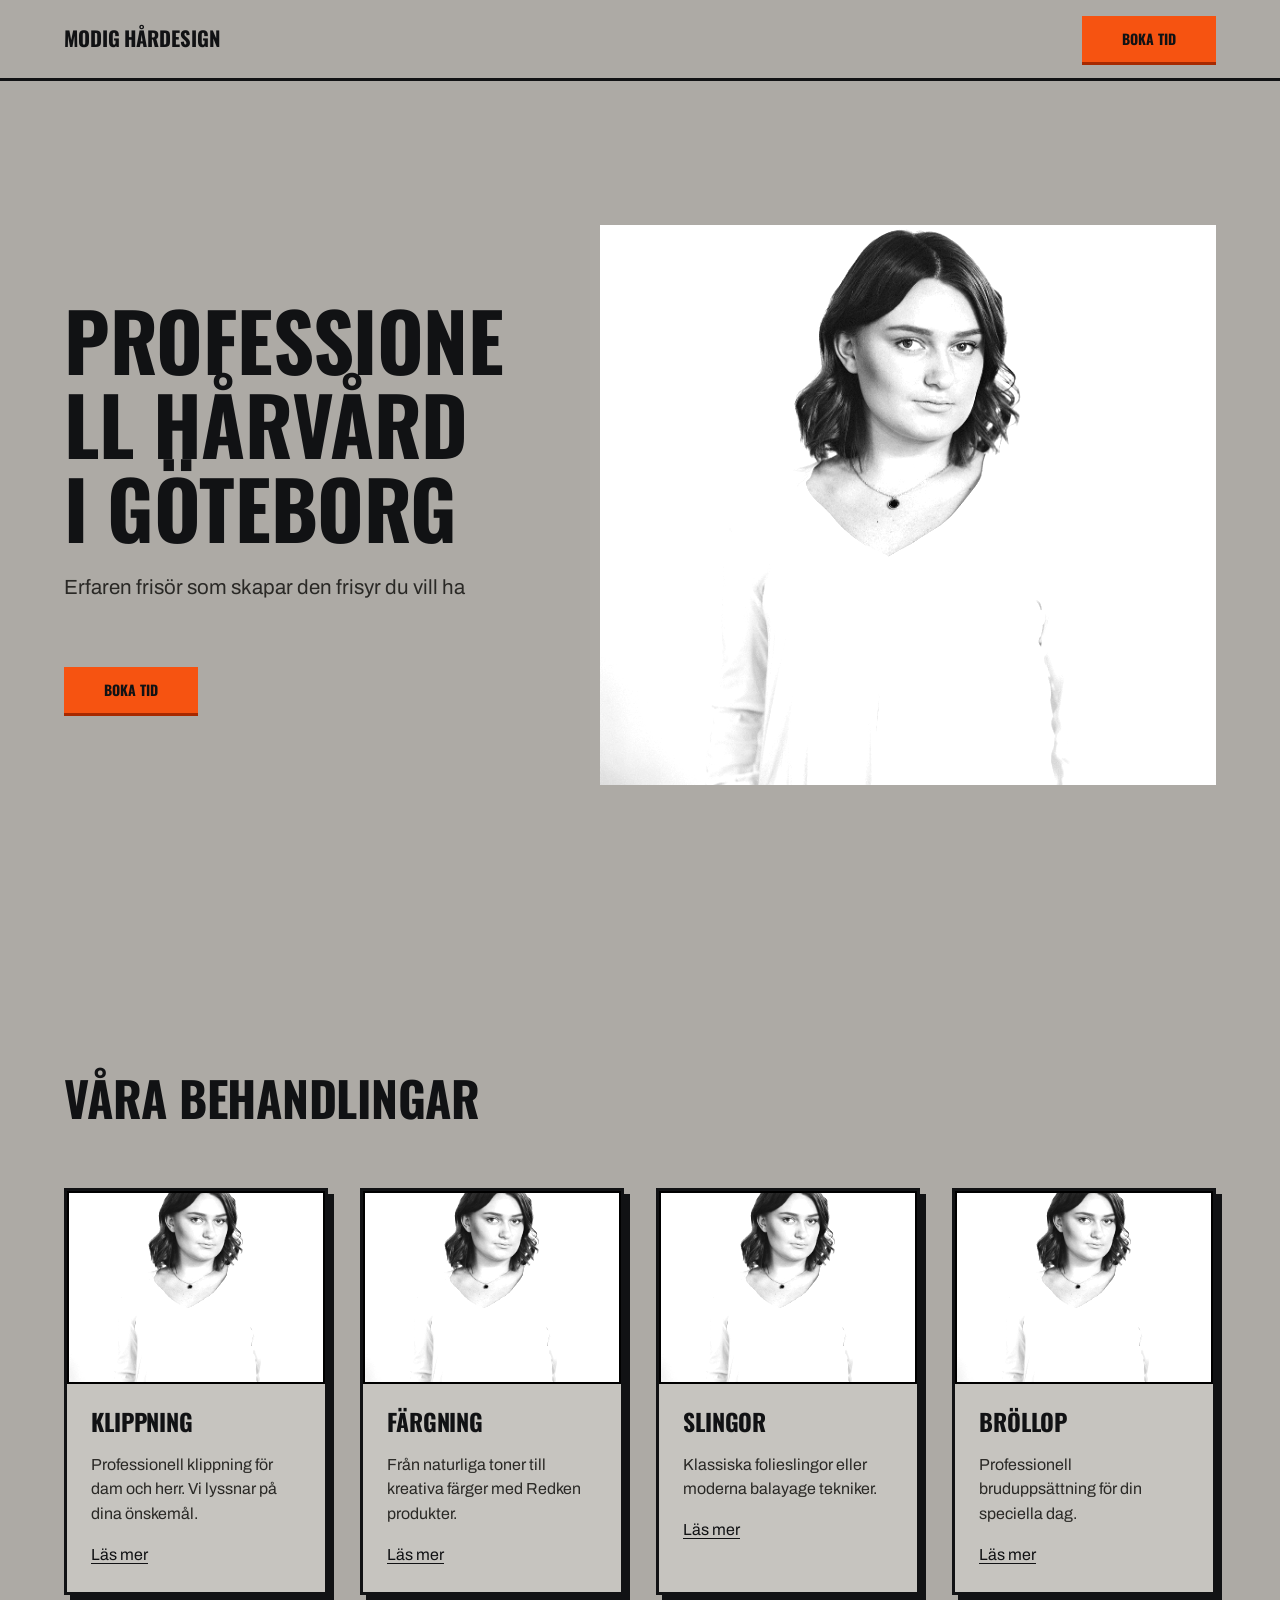
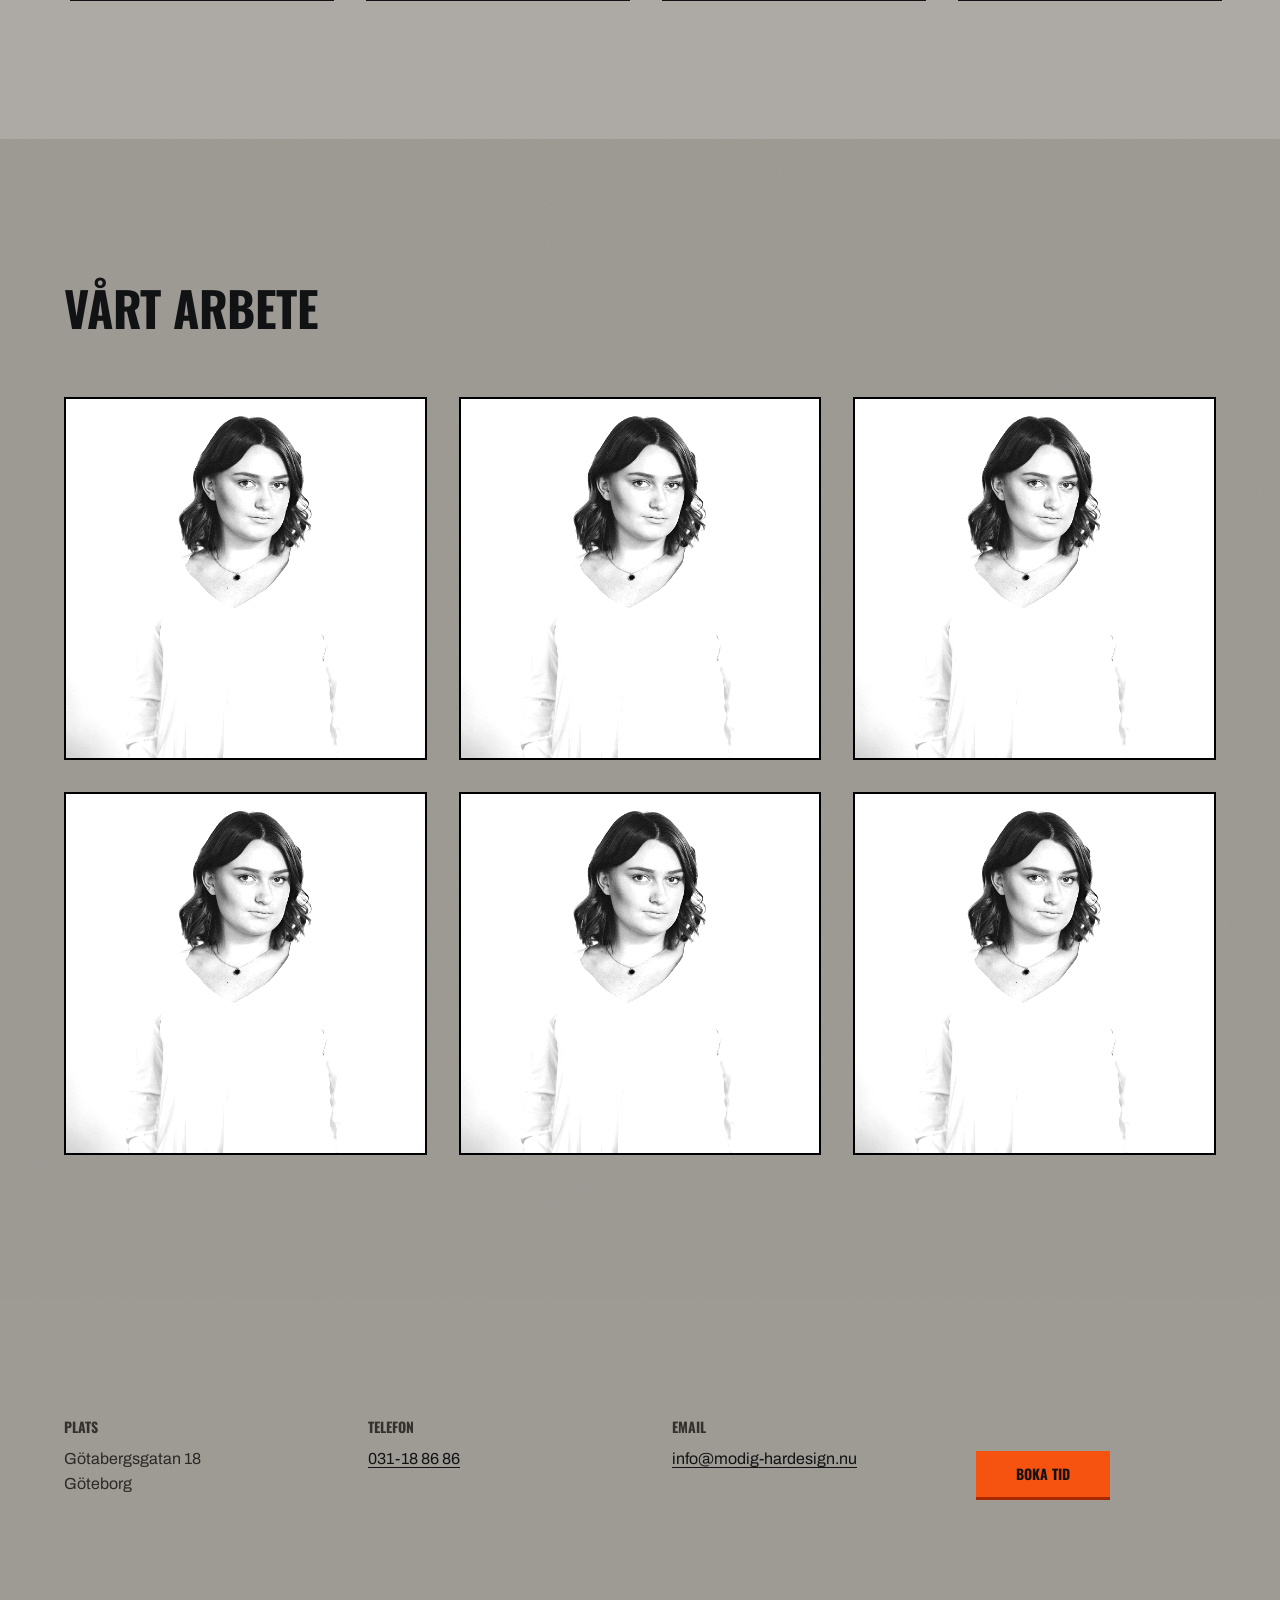
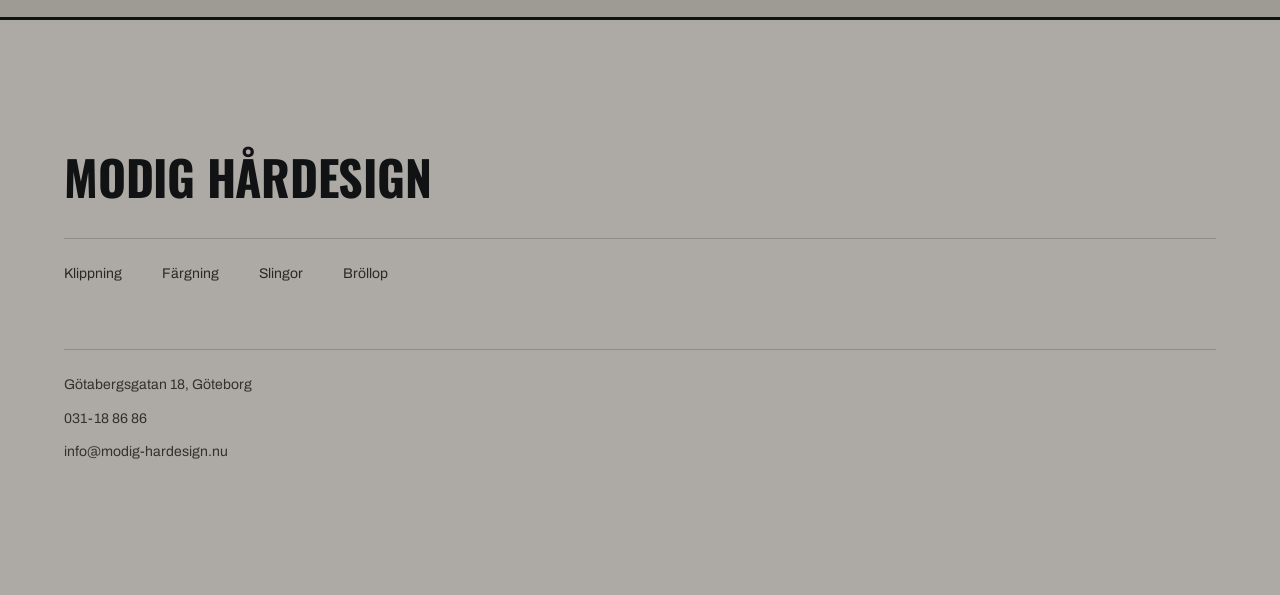
<file: index.html>
<!DOCTYPE html>
<html lang="sv">
<head>
    <meta charset="UTF-8">
    <meta name="viewport" content="width=device-width, initial-scale=1.0">
    <title>Modig Hårdesign - Professionell Frisör i Göteborg</title>
    <meta name="description" content="Professionell hårvård i Göteborg. Klippning, färgning, slingor och bröllopsuppsättningar. Boka tid på Götabergsgatan 18.">
    <link rel="icon" type="image/png" href="favicon.png">
    <link href="https://fonts.googleapis.com/css2?family=Oswald:wght@700&family=Archivo:wght@400;500&family=Archivo+Narrow:wght@500&display=swap" rel="stylesheet">
    <link rel="stylesheet" href="hallmark.css">
</head>
<body>
    <!-- Navigation -->
    <nav class="nav">
        <div class="container nav__inner">
            <a href="#" class="nav__wordmark">MODIG HÅRDESIGN</a>
                    <a href="boka.html" class="btn btn--primary">Boka tid</a>
        </div>
    </nav>

    <!-- Hero -->
    <section class="hero">
        <div class="container hero__inner">
            <div class="hero__text">
                <h1>PROFESSIONELL HÅRVÅRD I GÖTEBORG</h1>
                <p class="lead">Erfaren frisör som skapar den frisyr du vill ha</p>
                <a href="boka.html" class="btn btn--primary">Boka tid</a>
            </div>
            <div class="hero__visual">
                <div class="photo" data-slot="hero-salon">
                    <img src="images/229.jpg" alt="Modig Hårdesign salong">
                </div>
            </div>
        </div>
    </section>

    <!-- Services Section -->
    <section class="section">
        <div class="container">
            <h2>VÅRA BEHANDLINGAR</h2>
            <div class="grid">
                <article class="card">
                    <div class="card__visual" data-slot="service-klippning">
                        <img src="images/229.jpg" alt="Klippning">
                    </div>
                    <div class="card__content">
                        <h3>KLIPPNING</h3>
                        <p>Professionell klippning för dam och herr. Vi lyssnar på dina önskemål.</p>
                        <a href="klippning.html" class="link">Läs mer</a>
                    </div>
                </article>

                <article class="card">
                    <div class="card__visual" data-slot="service-fargning">
                        <img src="images/229.jpg" alt="Färgning">
                    </div>
                    <div class="card__content">
                        <h3>FÄRGNING</h3>
                        <p>Från naturliga toner till kreativa färger med Redken produkter.</p>
                        <a href="fargning.html" class="link">Läs mer</a>
                    </div>
                </article>

                <article class="card">
                    <div class="card__visual" data-slot="service-slingor">
                        <img src="images/229.jpg" alt="Slingor">
                    </div>
                    <div class="card__content">
                        <h3>SLINGOR</h3>
                        <p>Klassiska folieslingor eller moderna balayage tekniker.</p>
                        <a href="slingor.html" class="link">Läs mer</a>
                    </div>
                </article>

                <article class="card">
                    <div class="card__visual" data-slot="service-brollop">
                        <img src="images/229.jpg" alt="Bröllop">
                    </div>
                    <div class="card__content">
                        <h3>BRÖLLOP</h3>
                        <p>Professionell bruduppsättning för din speciella dag.</p>
                        <a href="brollop.html" class="link">Läs mer</a>
                    </div>
                </article>
            </div>
        </div>
    </section>

    <!-- Gallery Section -->
    <section class="section section--cast">
        <div class="container">
            <h2>VÅRT ARBETE</h2>
            <div class="gallery">
                <div class="gallery__item" data-slot="gallery-1">
                    <img src="images/229.jpg" alt="Modig Hårdesign arbete">
                </div>
                <div class="gallery__item" data-slot="gallery-2">
                    <img src="images/229.jpg" alt="Modig Hårdesign arbete">
                </div>
                <div class="gallery__item" data-slot="gallery-3">
                    <img src="images/229.jpg" alt="Modig Hårdesign arbete">
                </div>
                <div class="gallery__item" data-slot="gallery-4">
                    <img src="images/229.jpg" alt="Modig Hårdesign arbete">
                </div>
                <div class="gallery__item" data-slot="gallery-5">
                    <img src="images/229.jpg" alt="Modig Hårdesign arbete">
                </div>
                <div class="gallery__item" data-slot="gallery-6">
                    <img src="images/229.jpg" alt="Modig Hårdesign arbete">
                </div>
            </div>
        </div>
    </section>

    <!-- Contact Band -->
    <section class="band">
        <div class="container band__inner">
            <div class="contact">
                <div class="contact__block">
                    <h3>PLATS</h3>
                    <p>Götabergsgatan 18<br>Göteborg</p>
                </div>
                <div class="contact__block">
                    <h3>TELEFON</h3>
                    <p><a href="tel:+4631188686" class="link">031-18 86 86</a></p>
                </div>
                <div class="contact__block">
                    <h3>EMAIL</h3>
                    <p><a href="mailto:info@modig-hardesign.nu" class="link">info@modig-hardesign.nu</a></p>
                </div>
                <div class="contact__action">
            <a href="boka.html" class="btn btn--primary">Boka tid</a>
                </div>
            </div>
        </div>
    </section>

    <!-- Footer -->
    <footer class="footer">
        <div class="container footer__inner">
            <div class="footer__mast">
                <div class="footer__wordmark">MODIG HÅRDESIGN</div>
                <nav class="footer__nav">
                    <a href="klippning.html">Klippning</a>
                    <a href="fargning.html">Färgning</a>
                    <a href="slingor.html">Slingor</a>
                    <a href="brollop.html">Bröllop</a>
                </nav>
            </div>
            <div class="footer__legal">
                <p>Götabergsgatan 18, Göteborg</p>
                <p>031-18 86 86</p>
                <p>info@modig-hardesign.nu</p>
            </div>
        </div>
    </footer>

    <script>window.hallmarkSlots = (m) => { for (const [k, v] of Object.entries(m)) { const s = document.querySelector(`[data-slot="${k}"]`); if (!s) continue; const im = new Image(); im.src = typeof v === 'string' ? v : v.src; im.alt = (typeof v === 'object' && v.alt) || s.dataset.alt || ''; s.querySelectorAll(':scope > img').forEach((o) => o.remove()); s.prepend(im); } };
document.querySelectorAll('[data-slot] img').forEach((i) => { if (i.complete && !i.naturalWidth) i.remove(); else i.addEventListener('error', () => i.remove(), { once: true }); });</script>
</body>
</html>
</file>
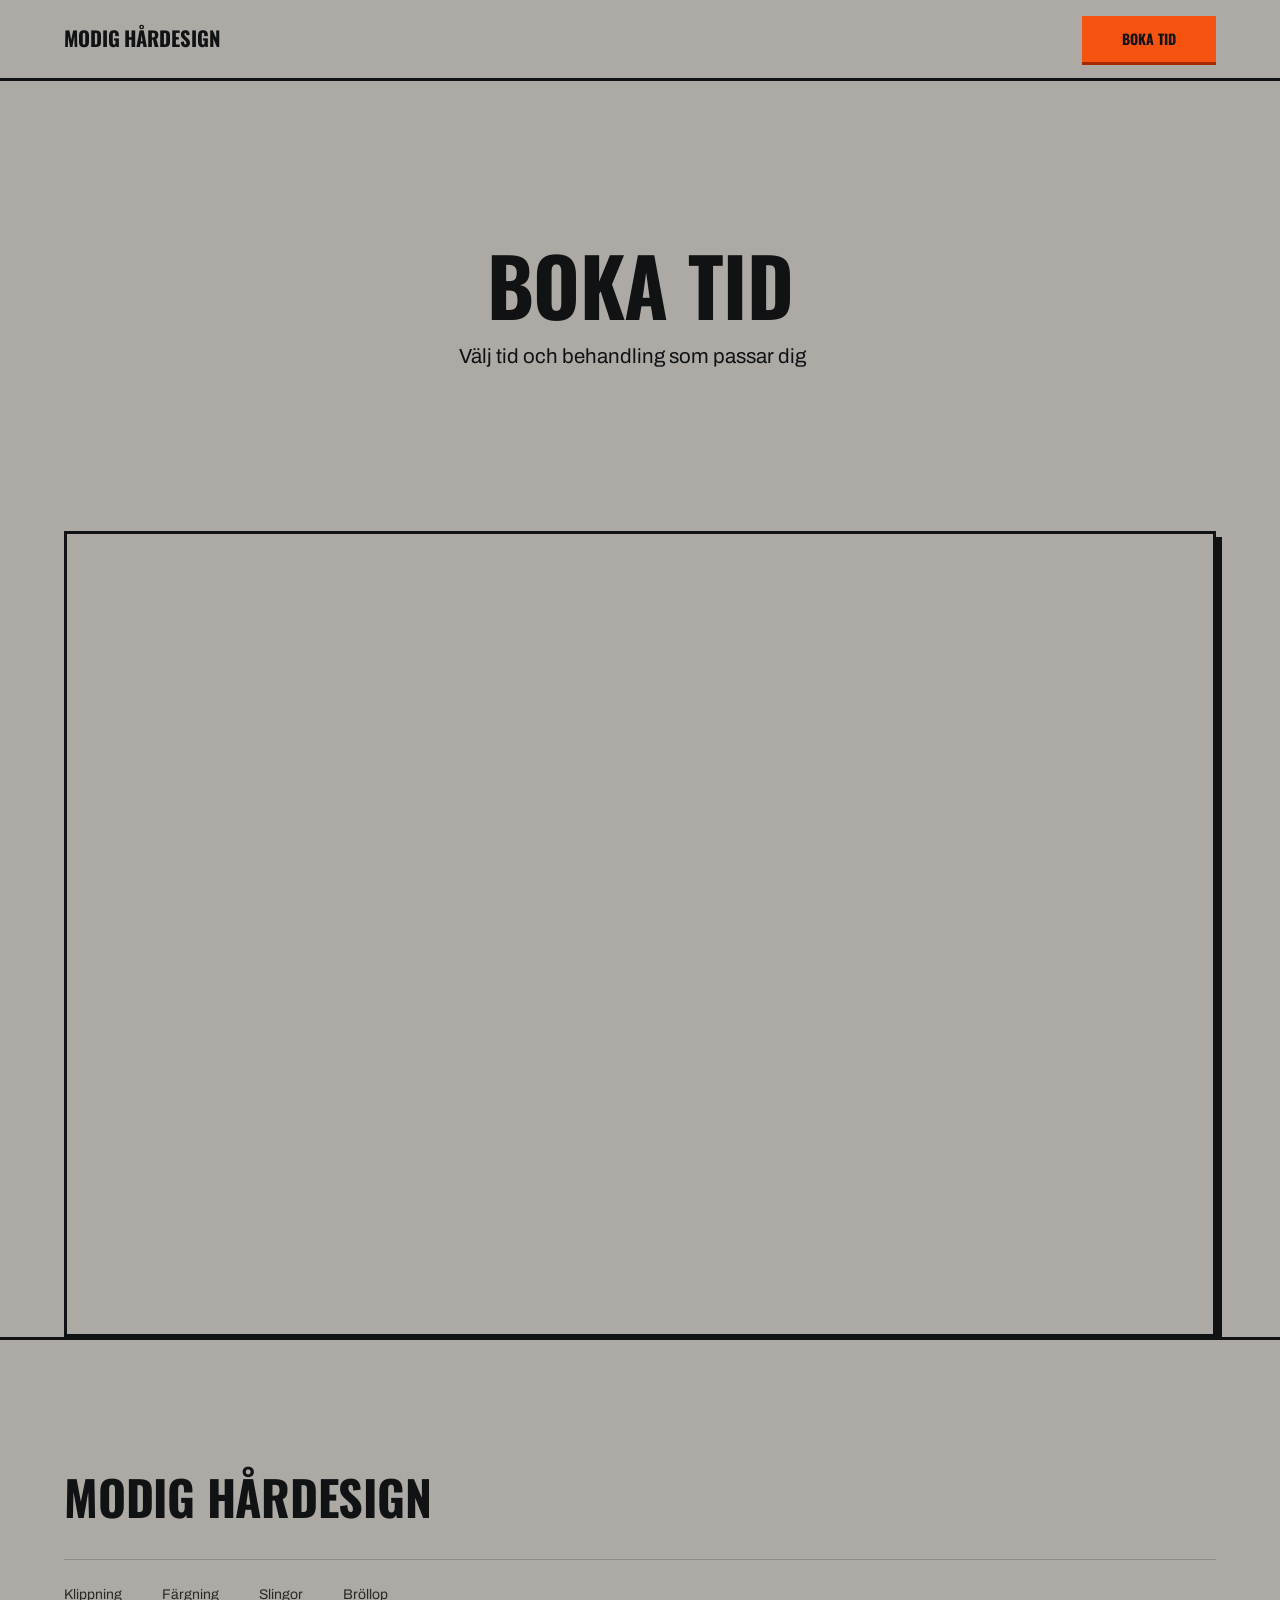
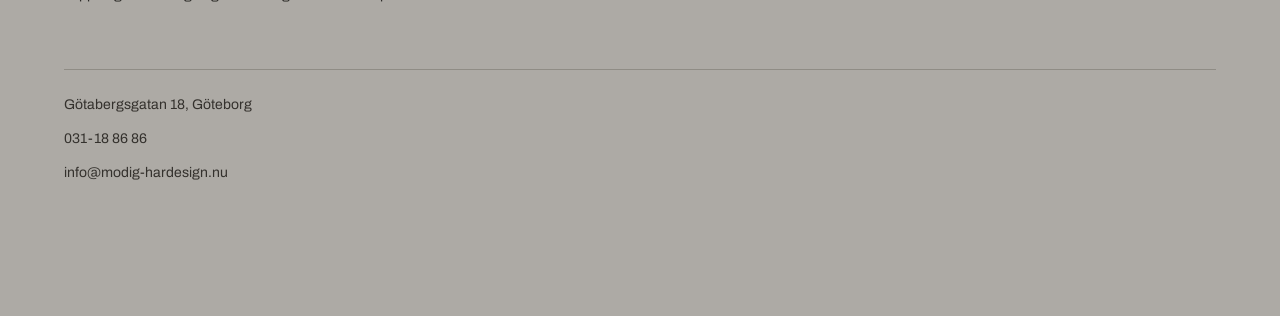
<file: boka.html>
<!DOCTYPE html>
<html lang="sv">
<head>
    <meta charset="UTF-8">
    <meta name="viewport" content="width=device-width, initial-scale=1.0">
    <title>Boka Tid - Modig Hårdesign</title>
    <meta name="description" content="Boka tid hos Modig Hårdesign i Göteborg. Enkel och snabb bokning online.">
    <link rel="icon" type="image/png" href="favicon.png">
    <link href="https://fonts.googleapis.com/css2?family=Oswald:wght@700&family=Archivo:wght@400;500&family=Archivo+Narrow:wght@500&display=swap" rel="stylesheet">
    <link rel="stylesheet" href="hallmark.css">
</head>
<body>
    <!-- Navigation -->
    <nav class="nav">
        <div class="container nav__inner">
            <a href="index.html" class="nav__wordmark">MODIG HÅRDESIGN</a>
            <a href="boka.html" class="btn btn--primary">Boka tid</a>
        </div>
    </nav>

    <!-- Hero -->
    <section class="hero hero--service">
        <div class="container">
            <div class="hero__header">
                <h1>BOKA TID</h1>
                <p class="lead">Välj tid och behandling som passar dig</p>
            </div>
        </div>
    </section>

    <!-- Booking Iframe Section -->
    <section class="section booking-section">
        <div class="container">
            <div class="booking-frame">
                <iframe 
                    src="ahttps://boka.bokadinfrisor.nu/137" 
                    title="Boka tid hos Modig Hårdesign"
                    class="booking-iframe"
                    frameborder="0"
                    scrolling="auto">
                </iframe>
            </div>
        </div>
    </section>

    <!-- Footer -->
    <footer class="footer">
        <div class="container footer__inner">
            <div class="footer__mast">
                <div class="footer__wordmark">MODIG HÅRDESIGN</div>
                <nav class="footer__nav">
                    <a href="klippning.html">Klippning</a>
                    <a href="fargning.html">Färgning</a>
                    <a href="slingor.html">Slingor</a>
                    <a href="brollop.html">Bröllop</a>
                </nav>
            </div>
            <div class="footer__legal">
                <p>Götabergsgatan 18, Göteborg</p>
                <p>031-18 86 86</p>
                <p>info@modig-hardesign.nu</p>
            </div>
        </div>
    </footer>
</body>
</html>
</file>
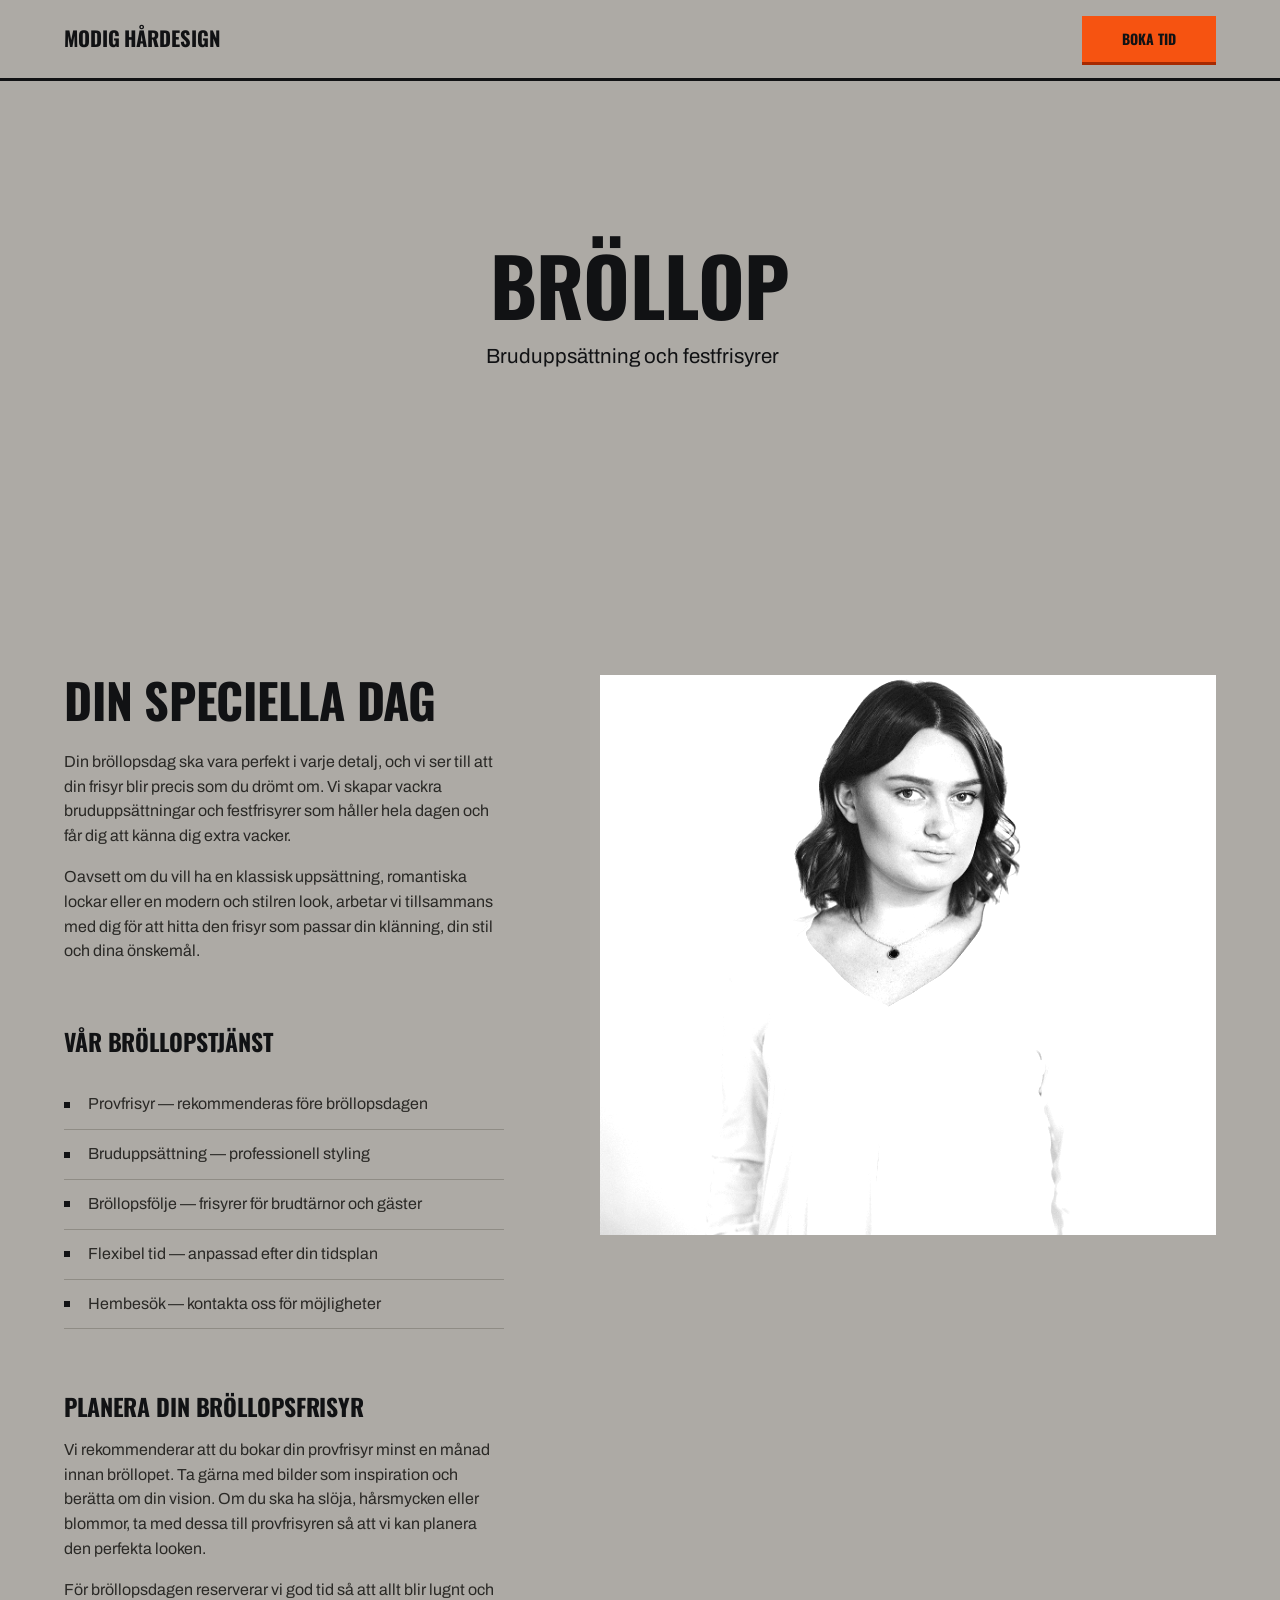
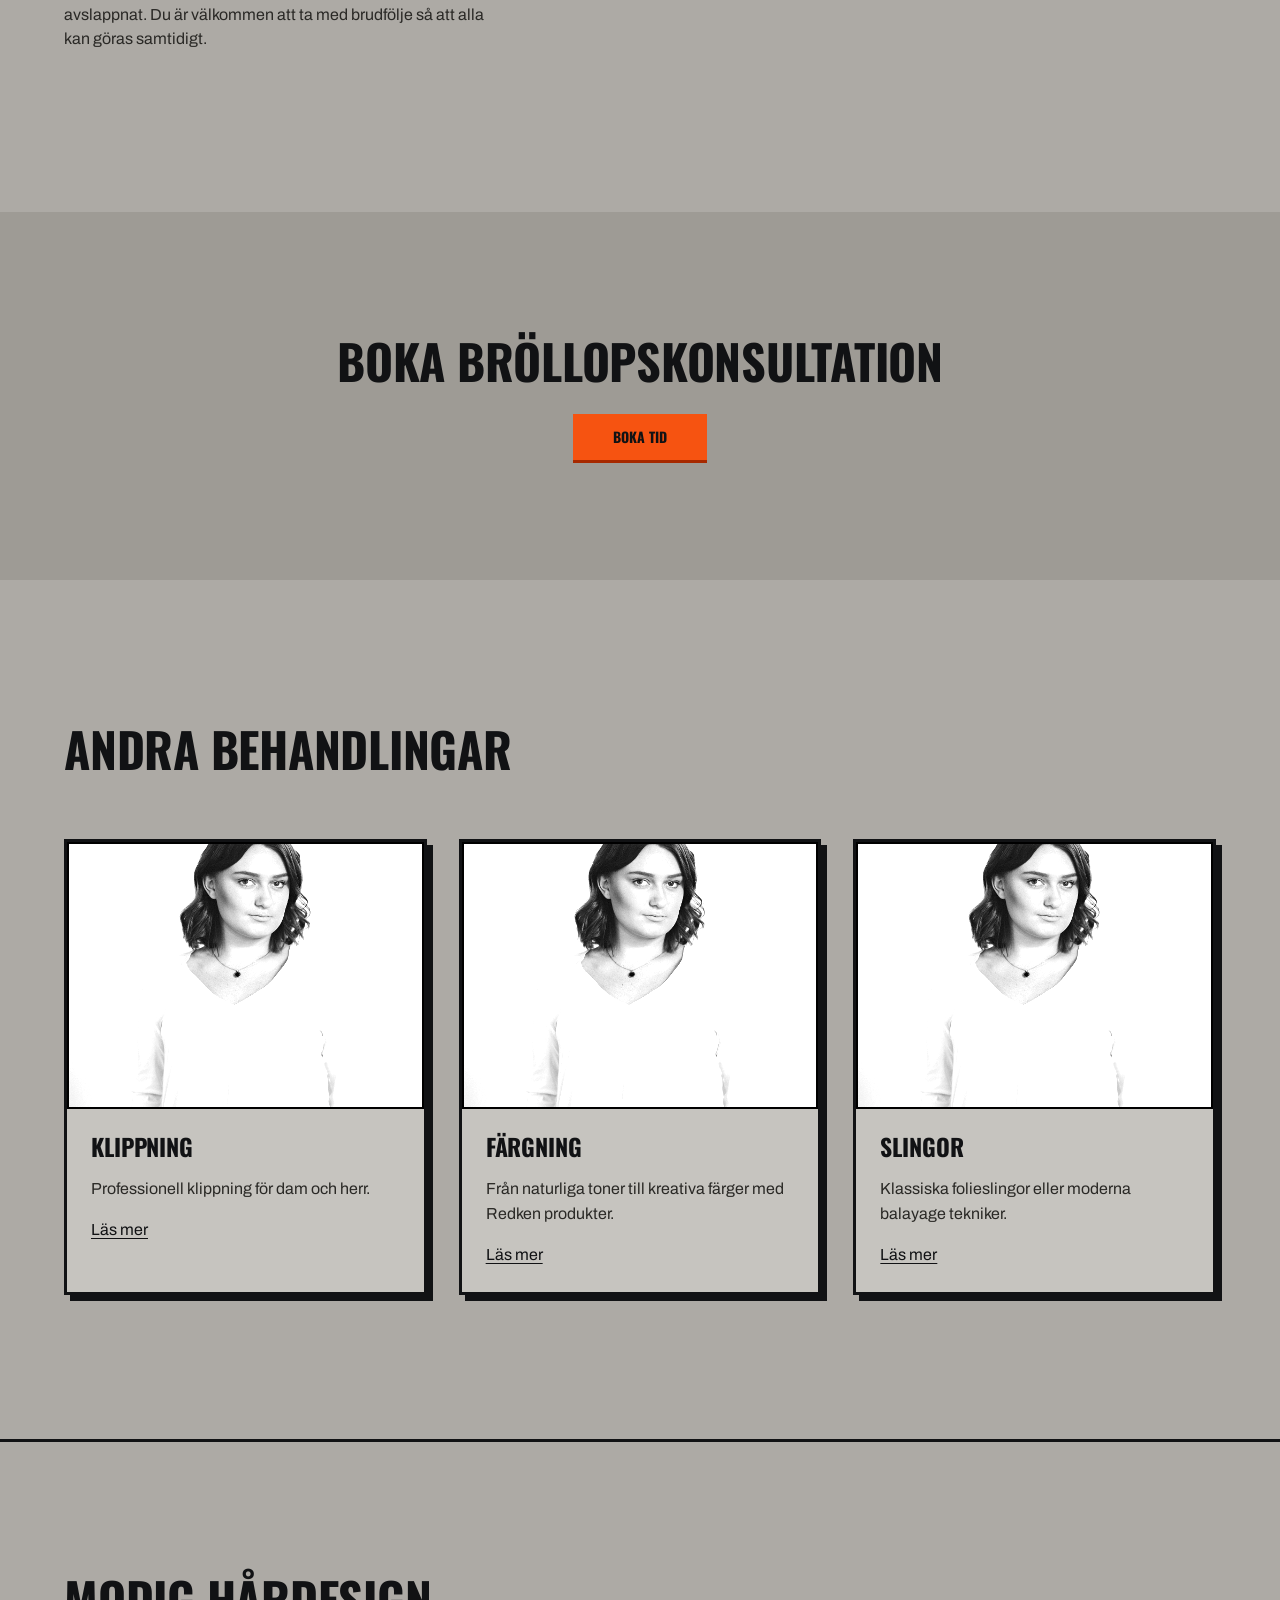
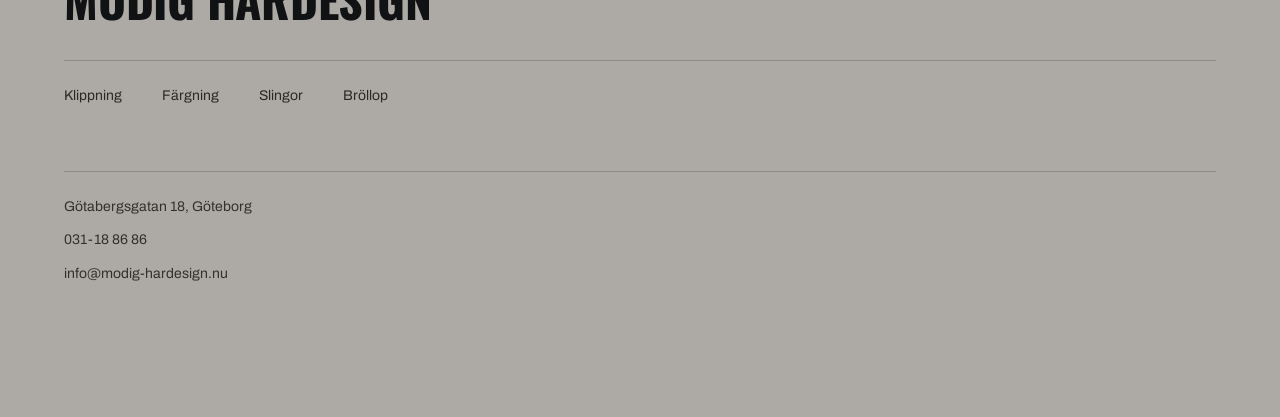
<file: brollop.html>
<!DOCTYPE html>
<html lang="sv">
<head>
    <meta charset="UTF-8">
    <meta name="viewport" content="width=device-width, initial-scale=1.0">
    <title>Bröllop - Modig Hårdesign</title>
    <meta name="description" content="Bruduppsättning och festfrisyrer i Göteborg. Professionell styling för din speciella dag.">
    <link rel="icon" type="image/png" href="favicon.png">
    <link href="https://fonts.googleapis.com/css2?family=Oswald:wght@700&family=Archivo:wght@400;500&family=Archivo+Narrow:wght@500&display=swap" rel="stylesheet">
    <link rel="stylesheet" href="hallmark.css">
</head>
<body>
    <!-- Navigation -->
    <nav class="nav">
        <div class="container nav__inner">
            <a href="index.html" class="nav__wordmark">MODIG HÅRDESIGN</a>
            <a href="boka.html" class="btn btn--primary">Boka tid</a>
        </div>
    </nav>

    <!-- Hero -->
    <section class="hero hero--service">
        <div class="container">
            <div class="hero__header">
                <h1>BRÖLLOP</h1>
                <p class="lead">Bruduppsättning och festfrisyrer</p>
            </div>
        </div>
    </section>

    <!-- Service Content -->
    <section class="section">
        <div class="container">
            <div class="service-split">
                <div class="service-split__text">
                    <h2>DIN SPECIELLA DAG</h2>
                    <p>Din bröllopsdag ska vara perfekt i varje detalj, och vi ser till att din frisyr blir precis som du drömt om. Vi skapar vackra bruduppsättningar och festfrisyrer som håller hela dagen och får dig att känna dig extra vacker.</p>
                    <p>Oavsett om du vill ha en klassisk uppsättning, romantiska lockar eller en modern och stilren look, arbetar vi tillsammans med dig för att hitta den frisyr som passar din klänning, din stil och dina önskemål.</p>
                    
                    <h3>VÅR BRÖLLOPSTJÄNST</h3>
                    <ul class="service-list">
                        <li>Provfrisyr — rekommenderas före bröllopsdagen</li>
                        <li>Bruduppsättning — professionell styling</li>
                        <li>Bröllopsfölje — frisyrer för brudtärnor och gäster</li>
                        <li>Flexibel tid — anpassad efter din tidsplan</li>
                        <li>Hembesök — kontakta oss för möjligheter</li>
                    </ul>

                    <h3>PLANERA DIN BRÖLLOPSFRISYR</h3>
                    <p>Vi rekommenderar att du bokar din provfrisyr minst en månad innan bröllopet. Ta gärna med bilder som inspiration och berätta om din vision. Om du ska ha slöja, hårsmycken eller blommor, ta med dessa till provfrisyren så att vi kan planera den perfekta looken.</p>
                    <p>För bröllopsdagen reserverar vi god tid så att allt blir lugnt och avslappnat. Du är välkommen att ta med brudfölje så att alla kan göras samtidigt.</p>
                </div>
                <div class="service-split__visual">
                    <div class="photo" data-slot="brollop-main">
                        <img src="images/229.jpg" alt="Bröllop hos Modig Hårdesign">
                    </div>
                </div>
            </div>
        </div>
    </section>

    <!-- Action Band -->
    <section class="band">
        <div class="container band__inner">
            <div class="action-block">
                <h3>BOKA BRÖLLOPSKONSULTATION</h3>
                <a href="boka.html" class="btn btn--primary">Boka tid</a>
            </div>
        </div>
    </section>

    <!-- Related Services -->
    <section class="section">
        <div class="container">
            <h2>ANDRA BEHANDLINGAR</h2>
            <div class="grid grid--three">
                <article class="card">
                    <div class="card__visual" data-slot="related-klippning">
                        <img src="images/229.jpg" alt="Klippning">
                    </div>
                    <div class="card__content">
                        <h3>KLIPPNING</h3>
                        <p>Professionell klippning för dam och herr.</p>
                        <a href="klippning.html" class="link">Läs mer</a>
                    </div>
                </article>

                <article class="card">
                    <div class="card__visual" data-slot="related-fargning">
                        <img src="images/229.jpg" alt="Färgning">
                    </div>
                    <div class="card__content">
                        <h3>FÄRGNING</h3>
                        <p>Från naturliga toner till kreativa färger med Redken produkter.</p>
                        <a href="fargning.html" class="link">Läs mer</a>
                    </div>
                </article>

                <article class="card">
                    <div class="card__visual" data-slot="related-slingor">
                        <img src="images/229.jpg" alt="Slingor">
                    </div>
                    <div class="card__content">
                        <h3>SLINGOR</h3>
                        <p>Klassiska folieslingor eller moderna balayage tekniker.</p>
                        <a href="slingor.html" class="link">Läs mer</a>
                    </div>
                </article>
            </div>
        </div>
    </section>

    <!-- Footer -->
    <footer class="footer">
        <div class="container footer__inner">
            <div class="footer__mast">
                <div class="footer__wordmark">MODIG HÅRDESIGN</div>
                <nav class="footer__nav">
                    <a href="klippning.html">Klippning</a>
                    <a href="fargning.html">Färgning</a>
                    <a href="slingor.html">Slingor</a>
                    <a href="brollop.html">Bröllop</a>
                </nav>
            </div>
            <div class="footer__legal">
                <p>Götabergsgatan 18, Göteborg</p>
                <p>031-18 86 86</p>
                <p>info@modig-hardesign.nu</p>
            </div>
        </div>
    </footer>

    <script>window.hallmarkSlots = (m) => { for (const [k, v] of Object.entries(m)) { const s = document.querySelector(`[data-slot="${k}"]`); if (!s) continue; const im = new Image(); im.src = typeof v === 'string' ? v : v.src; im.alt = (typeof v === 'object' && v.alt) || s.dataset.alt || ''; s.querySelectorAll(':scope > img').forEach((o) => o.remove()); s.prepend(im); } };
document.querySelectorAll('[data-slot] img').forEach((i) => { if (i.complete && !i.naturalWidth) i.remove(); else i.addEventListener('error', () => i.remove(), { once: true }); });</script>
</body>
</html>
</file>
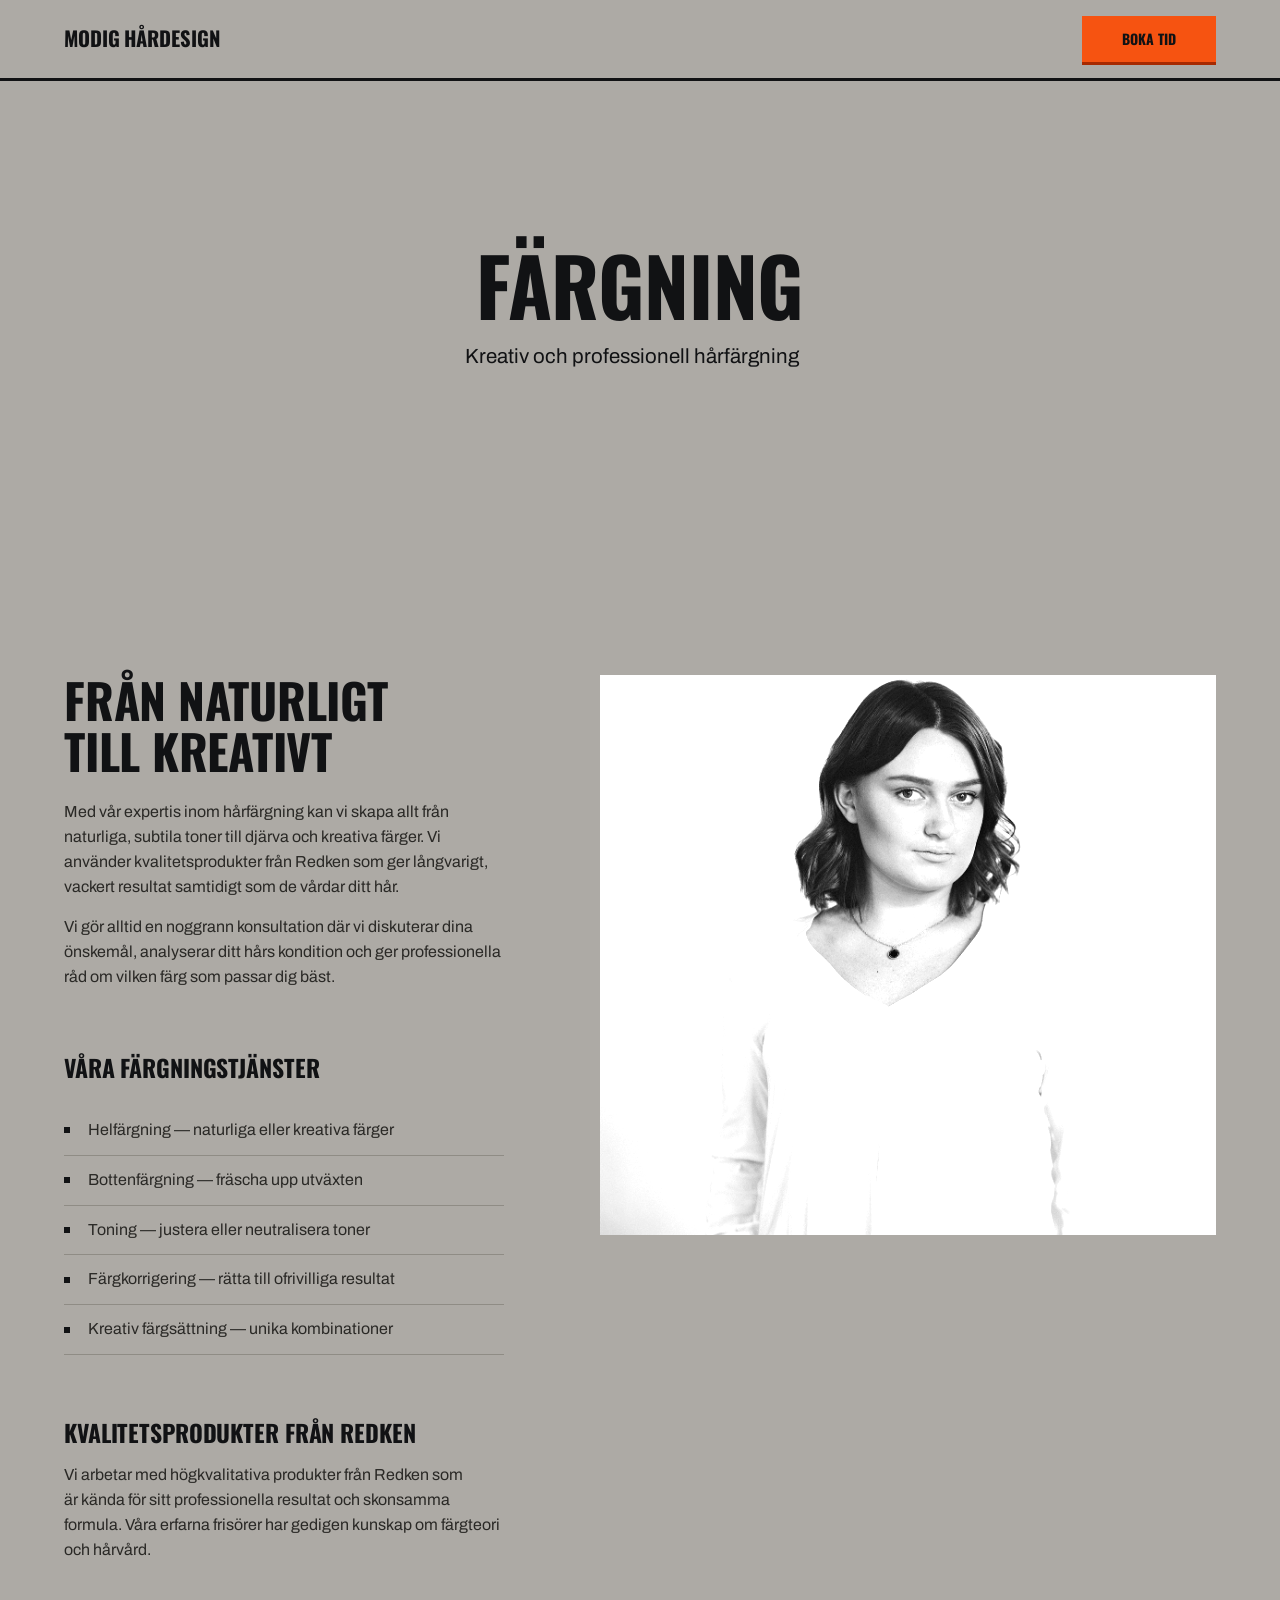
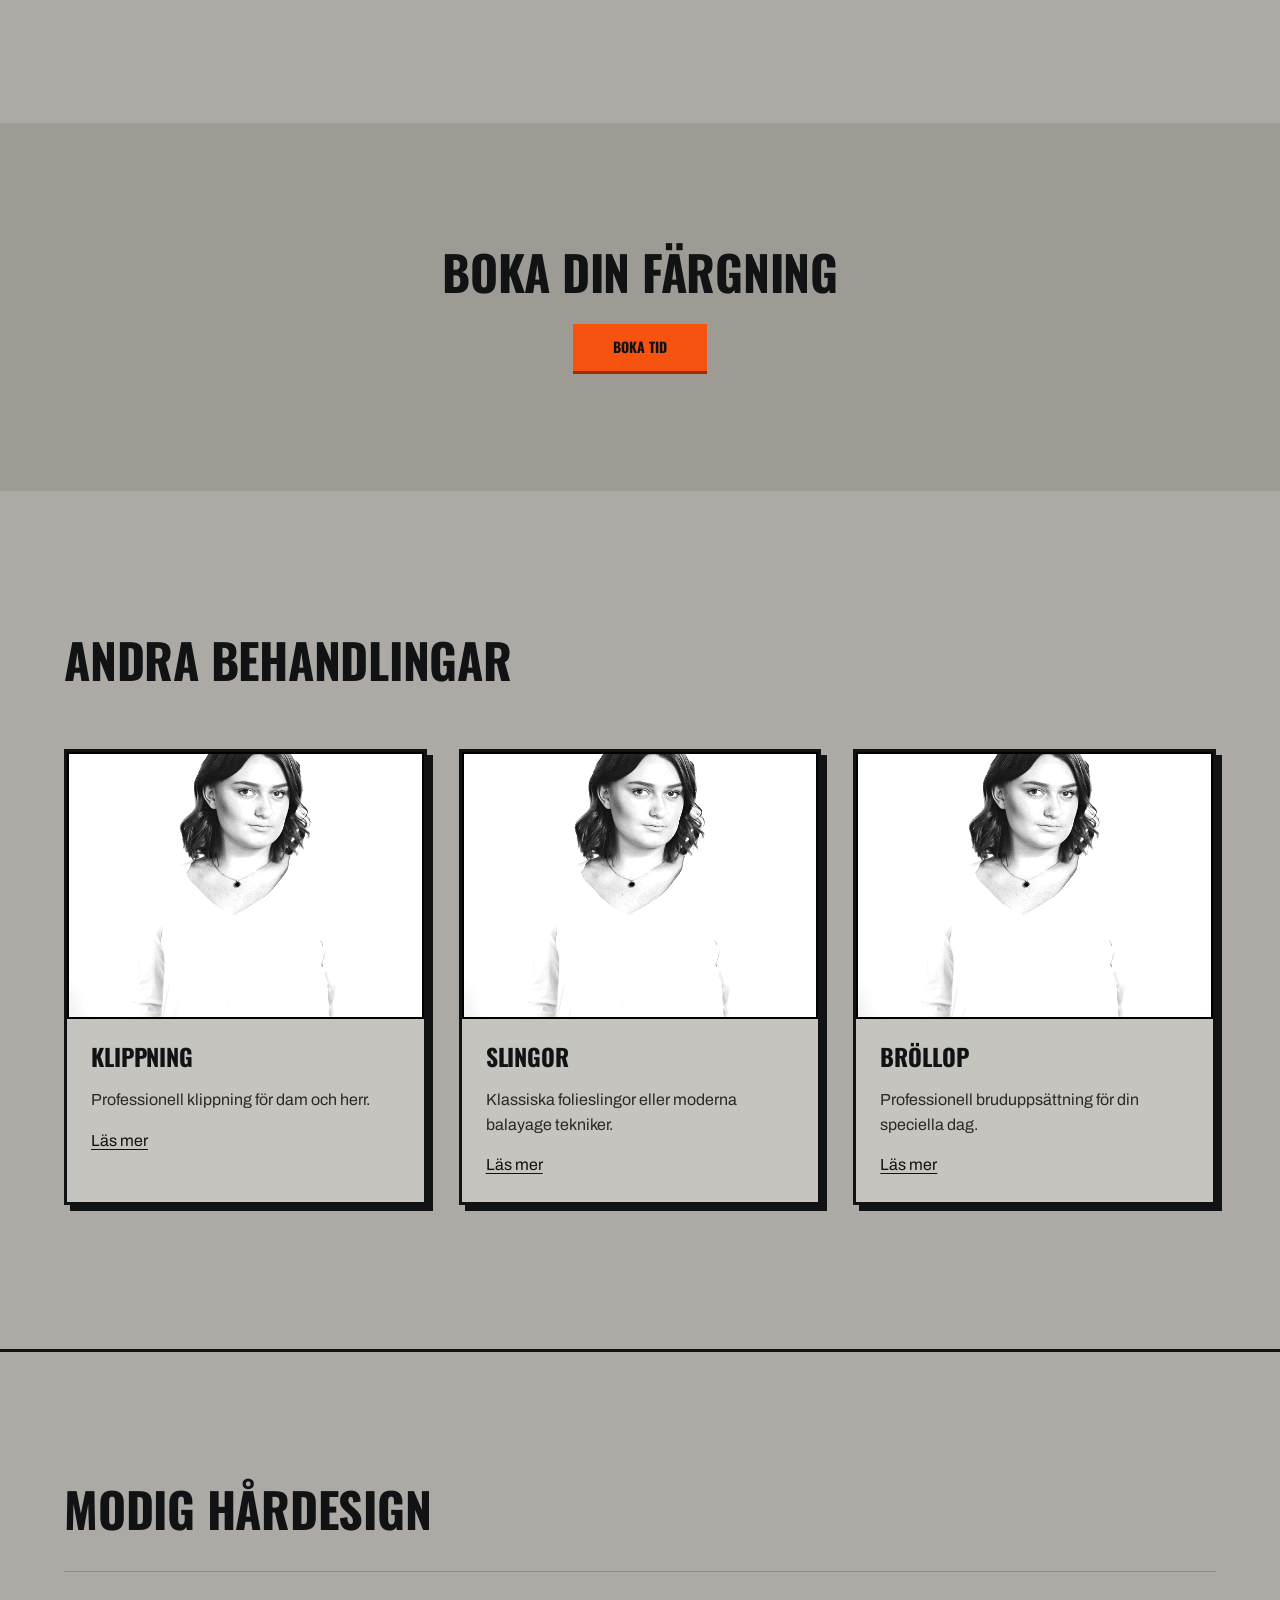
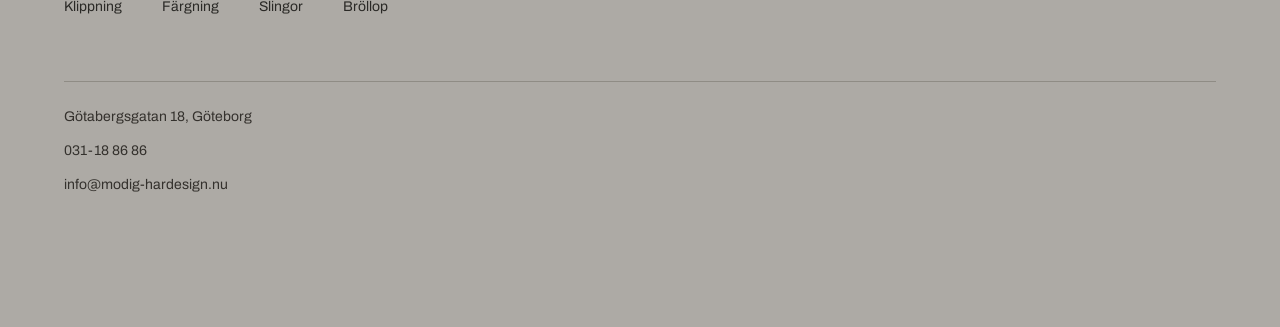
<file: fargning.html>
<!DOCTYPE html>
<html lang="sv">
<head>
    <meta charset="UTF-8">
    <meta name="viewport" content="width=device-width, initial-scale=1.0">
    <title>Färgning - Modig Hårdesign</title>
    <meta name="description" content="Kreativ och professionell hårfärgning i Göteborg. Från naturliga toner till djärva färger med Redken produkter.">
    <link rel="icon" type="image/png" href="favicon.png">
    <link href="https://fonts.googleapis.com/css2?family=Oswald:wght@700&family=Archivo:wght@400;500&family=Archivo+Narrow:wght@500&display=swap" rel="stylesheet">
    <link rel="stylesheet" href="hallmark.css">
</head>
<body>
    <!-- Navigation -->
    <nav class="nav">
        <div class="container nav__inner">
            <a href="index.html" class="nav__wordmark">MODIG HÅRDESIGN</a>
            <a href="boka.html" class="btn btn--primary">Boka tid</a>
        </div>
    </nav>

    <!-- Hero -->
    <section class="hero hero--service">
        <div class="container">
            <div class="hero__header">
                <h1>FÄRGNING</h1>
                <p class="lead">Kreativ och professionell hårfärgning</p>
            </div>
        </div>
    </section>

    <!-- Service Content -->
    <section class="section">
        <div class="container">
            <div class="service-split">
                <div class="service-split__text">
                    <h2>FRÅN NATURLIGT TILL KREATIVT</h2>
                    <p>Med vår expertis inom hårfärgning kan vi skapa allt från naturliga, subtila toner till djärva och kreativa färger. Vi använder kvalitetsprodukter från Redken som ger långvarigt, vackert resultat samtidigt som de vårdar ditt hår.</p>
                    <p>Vi gör alltid en noggrann konsultation där vi diskuterar dina önskemål, analyserar ditt hårs kondition och ger professionella råd om vilken färg som passar dig bäst.</p>
                    
                    <h3>VÅRA FÄRGNINGSTJÄNSTER</h3>
                    <ul class="service-list">
                        <li>Helfärgning — naturliga eller kreativa färger</li>
                        <li>Bottenfärgning — fräscha upp utväxten</li>
                        <li>Toning — justera eller neutralisera toner</li>
                        <li>Färgkorrigering — rätta till ofrivilliga resultat</li>
                        <li>Kreativ färgsättning — unika kombinationer</li>
                    </ul>

                    <h3>KVALITETSPRODUKTER FRÅN REDKEN</h3>
                    <p>Vi arbetar med högkvalitativa produkter från Redken som är kända för sitt professionella resultat och skonsamma formula. Våra erfarna frisörer har gedigen kunskap om färgteori och hårvård.</p>
                </div>
                <div class="service-split__visual">
                    <div class="photo" data-slot="fargning-main">
                        <img src="images/229.jpg" alt="Färgning hos Modig Hårdesign">
                    </div>
                </div>
            </div>
        </div>
    </section>

    <!-- Action Band -->
    <section class="band">
        <div class="container band__inner">
            <div class="action-block">
                <h3>BOKA DIN FÄRGNING</h3>
                <a href="boka.html" class="btn btn--primary">Boka tid</a>
            </div>
        </div>
    </section>

    <!-- Related Services -->
    <section class="section">
        <div class="container">
            <h2>ANDRA BEHANDLINGAR</h2>
            <div class="grid grid--three">
                <article class="card">
                    <div class="card__visual" data-slot="related-klippning">
                        <img src="images/229.jpg" alt="Klippning">
                    </div>
                    <div class="card__content">
                        <h3>KLIPPNING</h3>
                        <p>Professionell klippning för dam och herr.</p>
                        <a href="klippning.html" class="link">Läs mer</a>
                    </div>
                </article>

                <article class="card">
                    <div class="card__visual" data-slot="related-slingor">
                        <img src="images/229.jpg" alt="Slingor">
                    </div>
                    <div class="card__content">
                        <h3>SLINGOR</h3>
                        <p>Klassiska folieslingor eller moderna balayage tekniker.</p>
                        <a href="slingor.html" class="link">Läs mer</a>
                    </div>
                </article>

                <article class="card">
                    <div class="card__visual" data-slot="related-brollop">
                        <img src="images/229.jpg" alt="Bröllop">
                    </div>
                    <div class="card__content">
                        <h3>BRÖLLOP</h3>
                        <p>Professionell bruduppsättning för din speciella dag.</p>
                        <a href="brollop.html" class="link">Läs mer</a>
                    </div>
                </article>
            </div>
        </div>
    </section>

    <!-- Footer -->
    <footer class="footer">
        <div class="container footer__inner">
            <div class="footer__mast">
                <div class="footer__wordmark">MODIG HÅRDESIGN</div>
                <nav class="footer__nav">
                    <a href="klippning.html">Klippning</a>
                    <a href="fargning.html">Färgning</a>
                    <a href="slingor.html">Slingor</a>
                    <a href="brollop.html">Bröllop</a>
                </nav>
            </div>
            <div class="footer__legal">
                <p>Götabergsgatan 18, Göteborg</p>
                <p>031-18 86 86</p>
                <p>info@modig-hardesign.nu</p>
            </div>
        </div>
    </footer>

    <script>window.hallmarkSlots = (m) => { for (const [k, v] of Object.entries(m)) { const s = document.querySelector(`[data-slot="${k}"]`); if (!s) continue; const im = new Image(); im.src = typeof v === 'string' ? v : v.src; im.alt = (typeof v === 'object' && v.alt) || s.dataset.alt || ''; s.querySelectorAll(':scope > img').forEach((o) => o.remove()); s.prepend(im); } };
document.querySelectorAll('[data-slot] img').forEach((i) => { if (i.complete && !i.naturalWidth) i.remove(); else i.addEventListener('error', () => i.remove(), { once: true }); });</script>
</body>
</html>
</file>
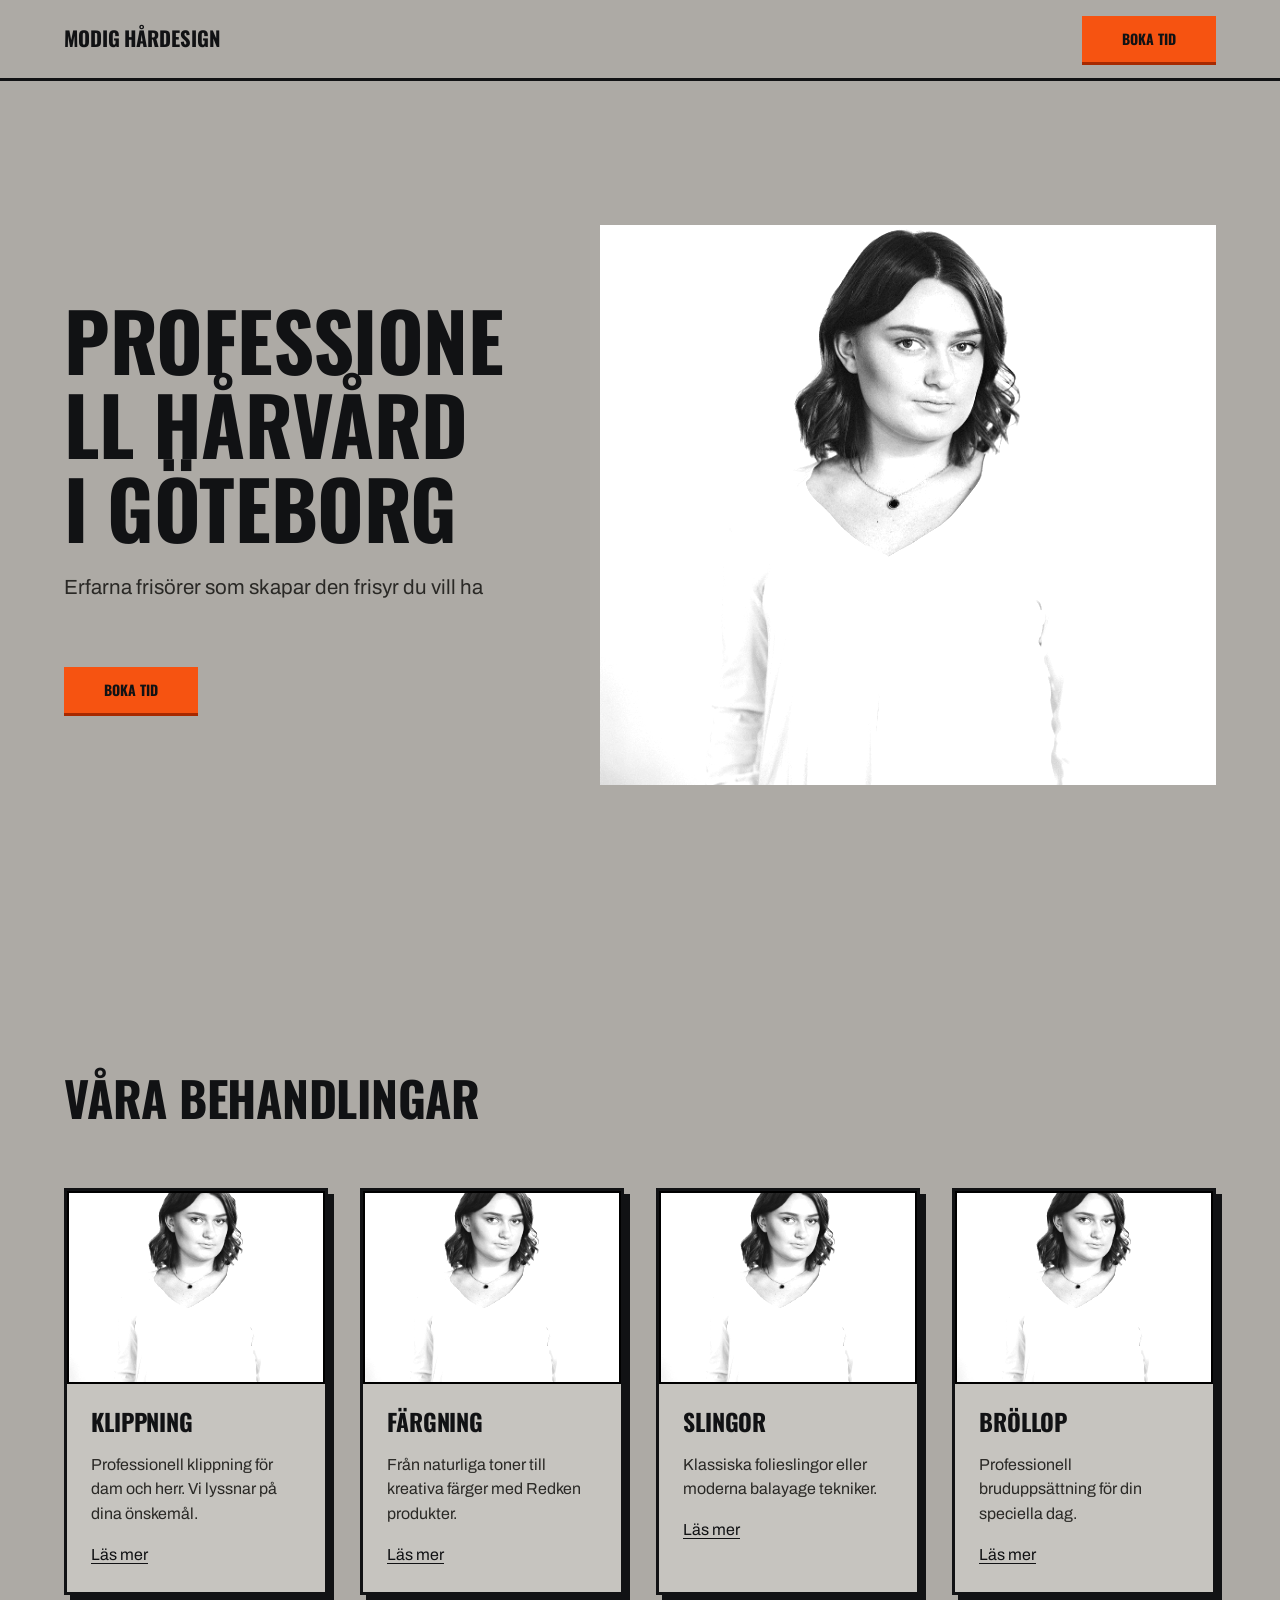
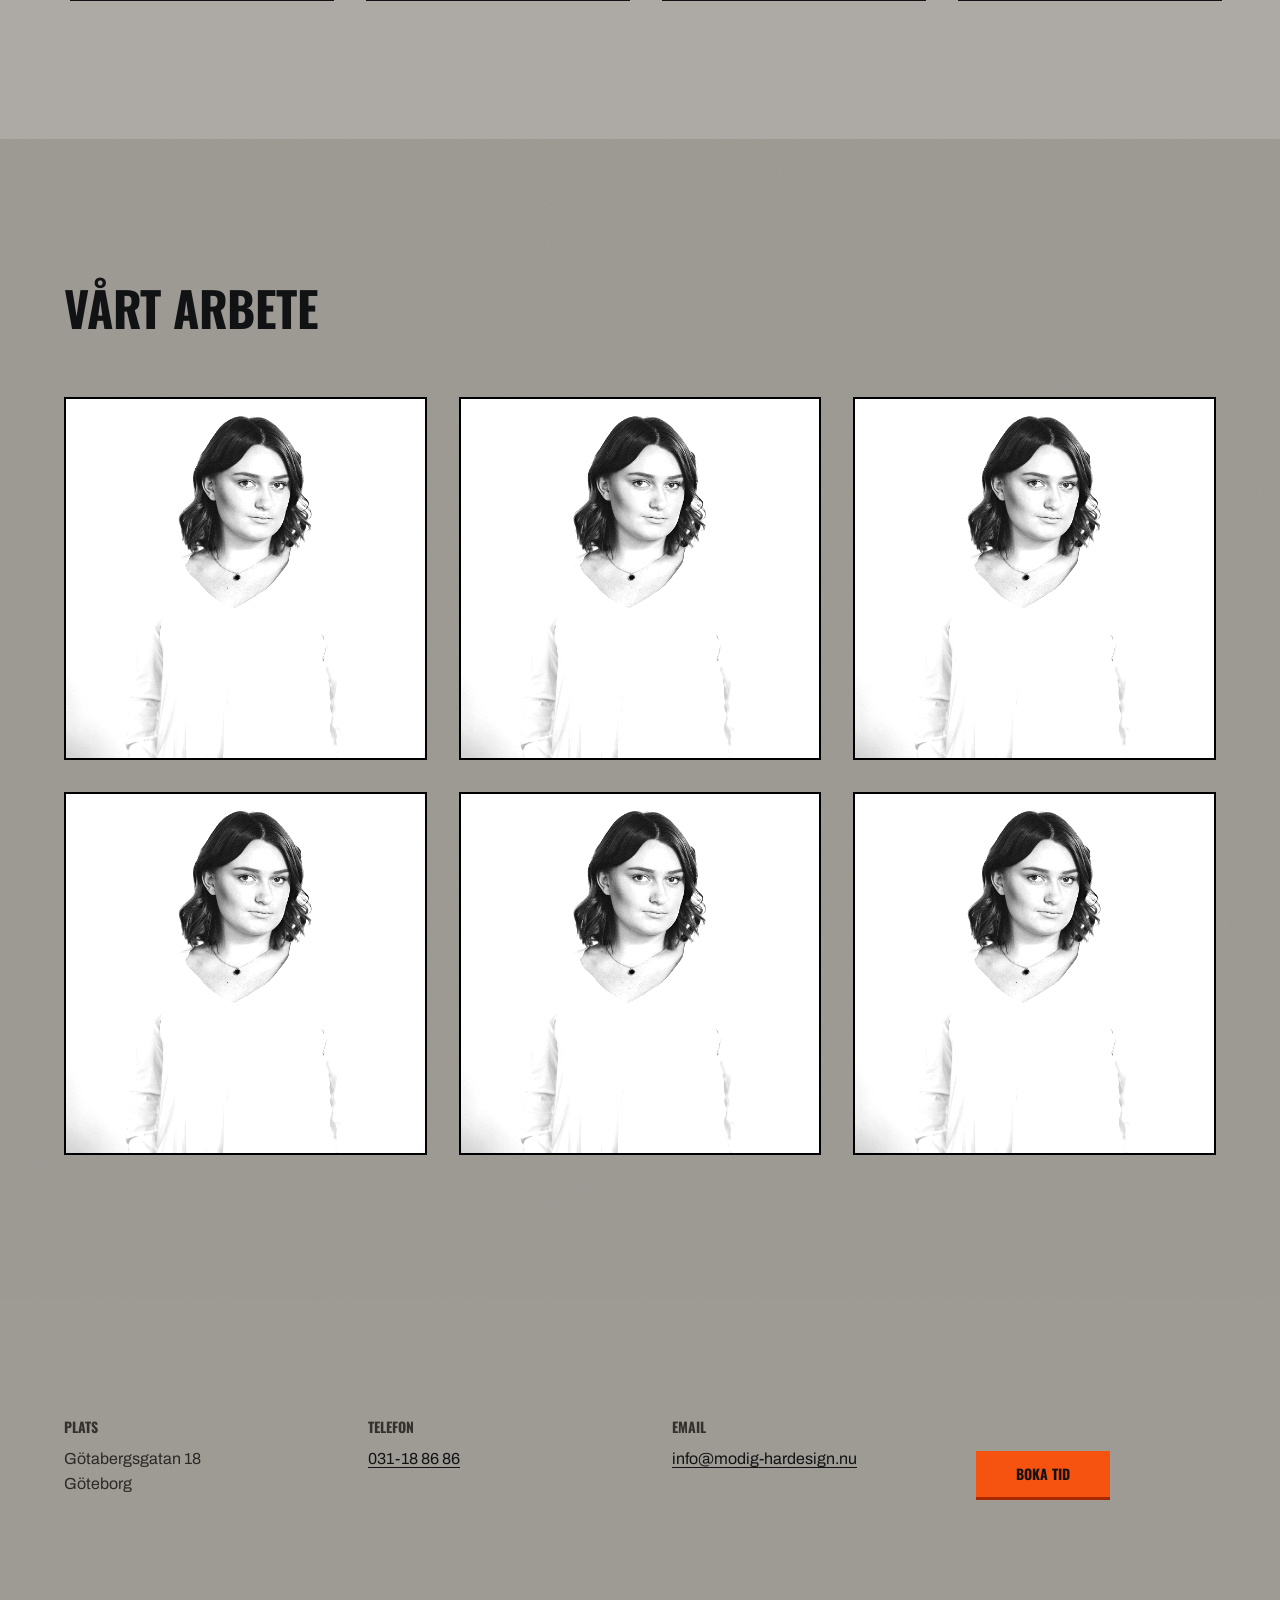
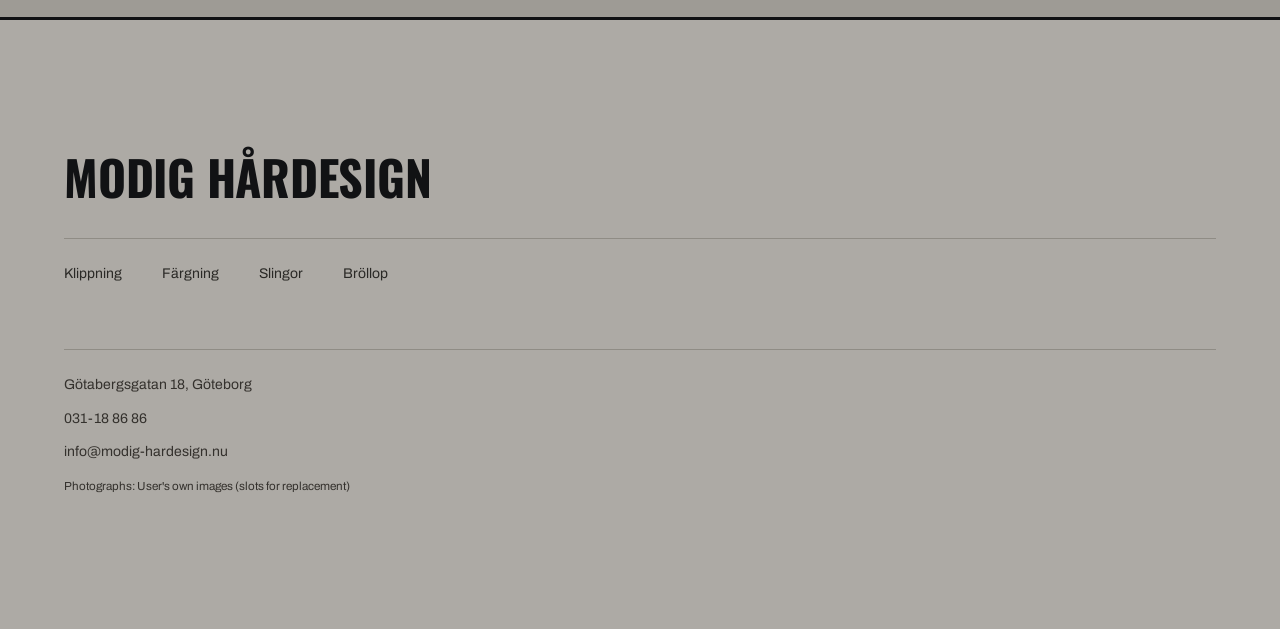
<file: index-new.html>
<!DOCTYPE html>
<html lang="sv">
<head>
    <meta charset="UTF-8">
    <meta name="viewport" content="width=device-width, initial-scale=1.0">
    <title>Modig Hårdesign - Professionell Frisör i Göteborg</title>
    <meta name="description" content="Professionell hårvård i Göteborg. Klippning, färgning, slingor och bröllopsuppsättningar. Boka tid på Götabergsgatan 18.">
    <link rel="icon" type="image/png" href="favicon.png">
    <link href="https://fonts.googleapis.com/css2?family=Oswald:wght@700&family=Archivo:wght@400;500&family=Archivo+Narrow:wght@500&display=swap" rel="stylesheet">
    <link rel="stylesheet" href="hallmark.css">
</head>
<body>
    <!-- Navigation -->
    <nav class="nav">
        <div class="container nav__inner">
            <a href="#" class="nav__wordmark">MODIG HÅRDESIGN</a>
                    <a href="https://bokadintid.se/booking4/?s_id=137" class="btn btn--primary">Boka tid</a>
        </div>
    </nav>

    <!-- Hero -->
    <section class="hero">
        <div class="container hero__inner">
            <div class="hero__text">
                <h1>PROFESSIONELL HÅRVÅRD I GÖTEBORG</h1>
                <p class="lead">Erfarna frisörer som skapar den frisyr du vill ha</p>
                <a href="https://bokadintid.se/booking4/?s_id=137" class="btn btn--primary">Boka tid</a>
            </div>
            <div class="hero__visual">
                <div class="photo" data-slot="hero-salon">
                    <img src="images/229.jpg" alt="Modig Hårdesign salong">
                </div>
            </div>
        </div>
    </section>

    <!-- Services Section -->
    <section class="section">
        <div class="container">
            <h2>VÅRA BEHANDLINGAR</h2>
            <div class="grid">
                <article class="card">
                    <div class="card__visual" data-slot="service-klippning">
                        <img src="images/229.jpg" alt="Klippning">
                    </div>
                    <div class="card__content">
                        <h3>KLIPPNING</h3>
                        <p>Professionell klippning för dam och herr. Vi lyssnar på dina önskemål.</p>
                        <a href="klippning.html" class="link">Läs mer</a>
                    </div>
                </article>

                <article class="card">
                    <div class="card__visual" data-slot="service-fargning">
                        <img src="images/229.jpg" alt="Färgning">
                    </div>
                    <div class="card__content">
                        <h3>FÄRGNING</h3>
                        <p>Från naturliga toner till kreativa färger med Redken produkter.</p>
                        <a href="fargning.html" class="link">Läs mer</a>
                    </div>
                </article>

                <article class="card">
                    <div class="card__visual" data-slot="service-slingor">
                        <img src="images/229.jpg" alt="Slingor">
                    </div>
                    <div class="card__content">
                        <h3>SLINGOR</h3>
                        <p>Klassiska folieslingor eller moderna balayage tekniker.</p>
                        <a href="slingor.html" class="link">Läs mer</a>
                    </div>
                </article>

                <article class="card">
                    <div class="card__visual" data-slot="service-brollop">
                        <img src="images/229.jpg" alt="Bröllop">
                    </div>
                    <div class="card__content">
                        <h3>BRÖLLOP</h3>
                        <p>Professionell bruduppsättning för din speciella dag.</p>
                        <a href="brollop.html" class="link">Läs mer</a>
                    </div>
                </article>
            </div>
        </div>
    </section>

    <!-- Gallery Section -->
    <section class="section section--cast">
        <div class="container">
            <h2>VÅRT ARBETE</h2>
            <div class="gallery">
                <div class="gallery__item" data-slot="gallery-1">
                    <img src="images/229.jpg" alt="Modig Hårdesign arbete">
                </div>
                <div class="gallery__item" data-slot="gallery-2">
                    <img src="images/229.jpg" alt="Modig Hårdesign arbete">
                </div>
                <div class="gallery__item" data-slot="gallery-3">
                    <img src="images/229.jpg" alt="Modig Hårdesign arbete">
                </div>
                <div class="gallery__item" data-slot="gallery-4">
                    <img src="images/229.jpg" alt="Modig Hårdesign arbete">
                </div>
                <div class="gallery__item" data-slot="gallery-5">
                    <img src="images/229.jpg" alt="Modig Hårdesign arbete">
                </div>
                <div class="gallery__item" data-slot="gallery-6">
                    <img src="images/229.jpg" alt="Modig Hårdesign arbete">
                </div>
            </div>
        </div>
    </section>

    <!-- Contact Band -->
    <section class="band">
        <div class="container band__inner">
            <div class="contact">
                <div class="contact__block">
                    <h3>PLATS</h3>
                    <p>Götabergsgatan 18<br>Göteborg</p>
                </div>
                <div class="contact__block">
                    <h3>TELEFON</h3>
                    <p><a href="tel:+4631188686" class="link">031-18 86 86</a></p>
                </div>
                <div class="contact__block">
                    <h3>EMAIL</h3>
                    <p><a href="mailto:info@modig-hardesign.nu" class="link">info@modig-hardesign.nu</a></p>
                </div>
                <div class="contact__action">
            <a href="https://bokadintid.se/booking4/?s_id=137" class="btn btn--primary">Boka tid</a>
                </div>
            </div>
        </div>
    </section>

    <!-- Footer -->
    <footer class="footer">
        <div class="container footer__inner">
            <div class="footer__mast">
                <div class="footer__wordmark">MODIG HÅRDESIGN</div>
                <nav class="footer__nav">
                    <a href="klippning.html">Klippning</a>
                    <a href="fargning.html">Färgning</a>
                    <a href="slingor.html">Slingor</a>
                    <a href="brollop.html">Bröllop</a>
                </nav>
            </div>
            <div class="footer__legal">
                <p>Götabergsgatan 18, Göteborg</p>
                <p>031-18 86 86</p>
                <p>info@modig-hardesign.nu</p>
                <p><small>Photographs: User's own images (slots for replacement)</small></p>
            </div>
        </div>
    </footer>

    <script>window.hallmarkSlots = (m) => { for (const [k, v] of Object.entries(m)) { const s = document.querySelector(`[data-slot="${k}"]`); if (!s) continue; const im = new Image(); im.src = typeof v === 'string' ? v : v.src; im.alt = (typeof v === 'object' && v.alt) || s.dataset.alt || ''; s.querySelectorAll(':scope > img').forEach((o) => o.remove()); s.prepend(im); } };
document.querySelectorAll('[data-slot] img').forEach((i) => { if (i.complete && !i.naturalWidth) i.remove(); else i.addEventListener('error', () => i.remove(), { once: true }); });</script>
</body>
</html>
</file>
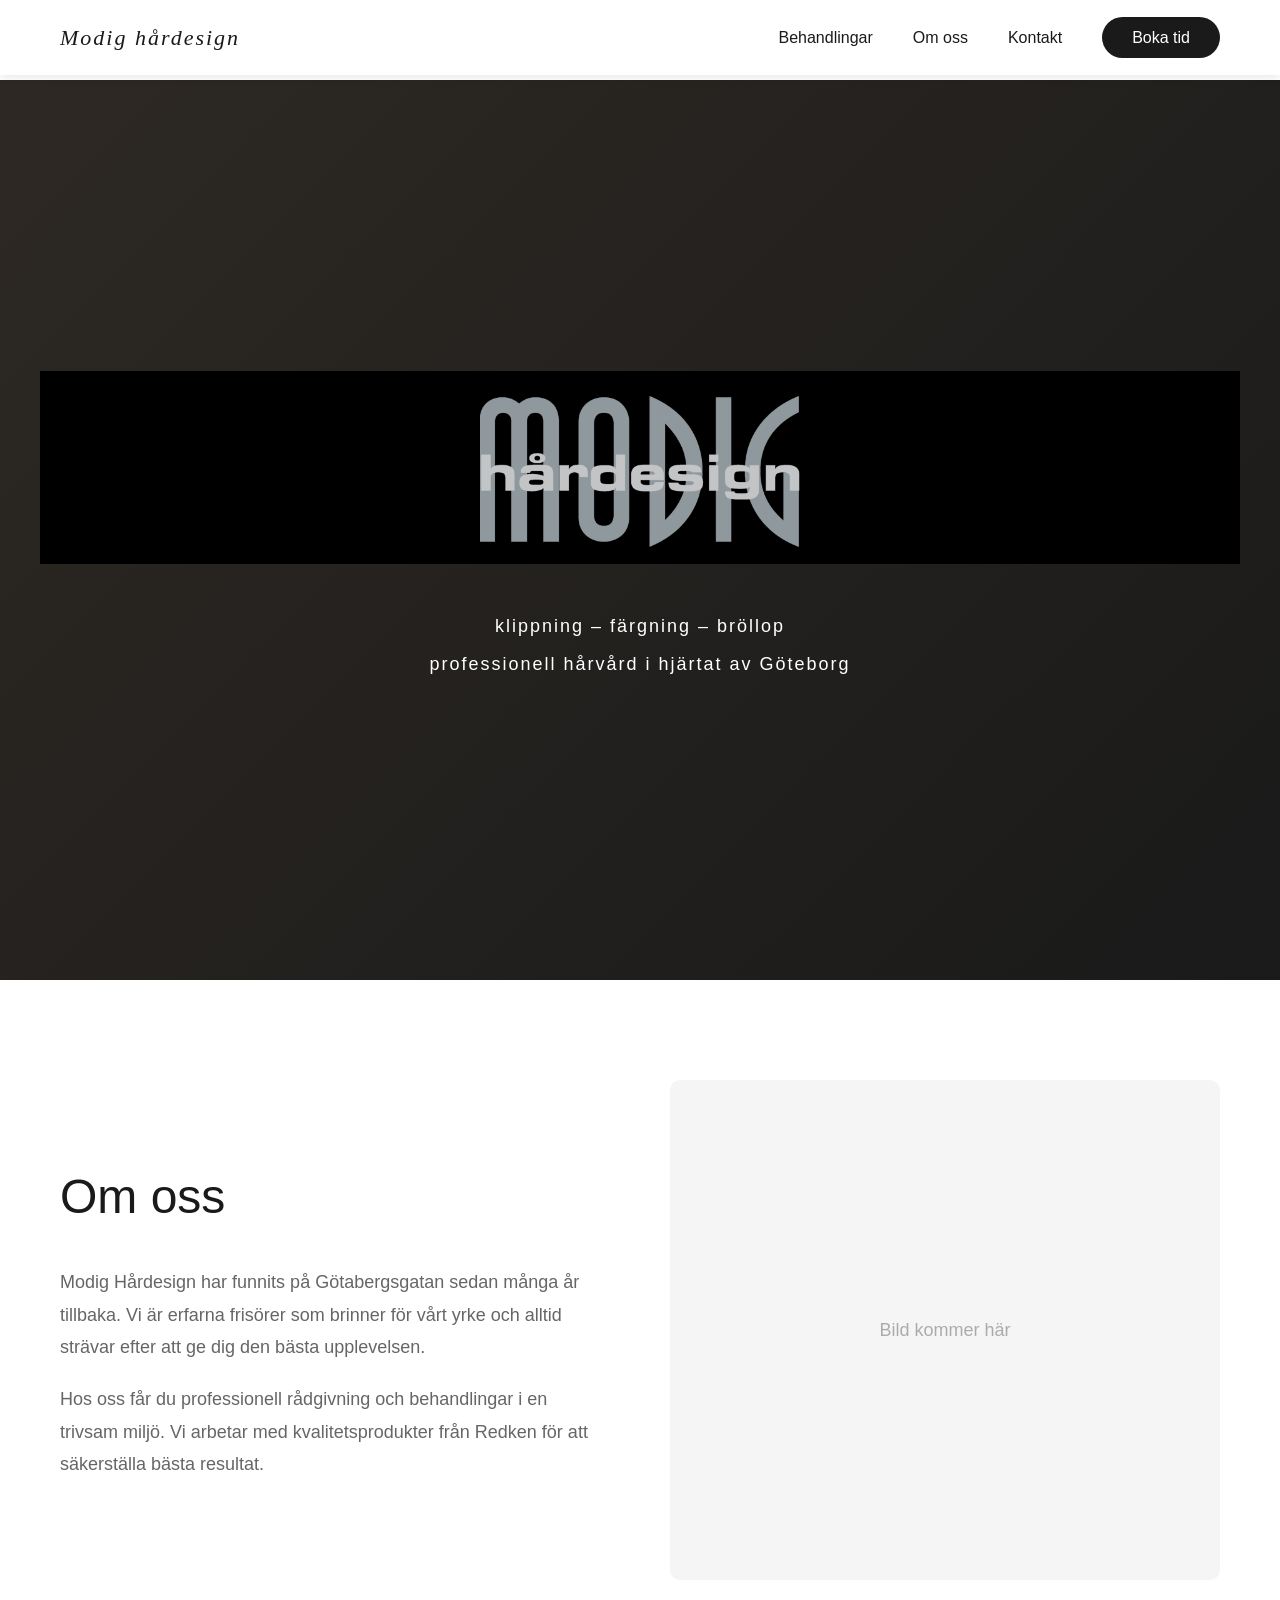
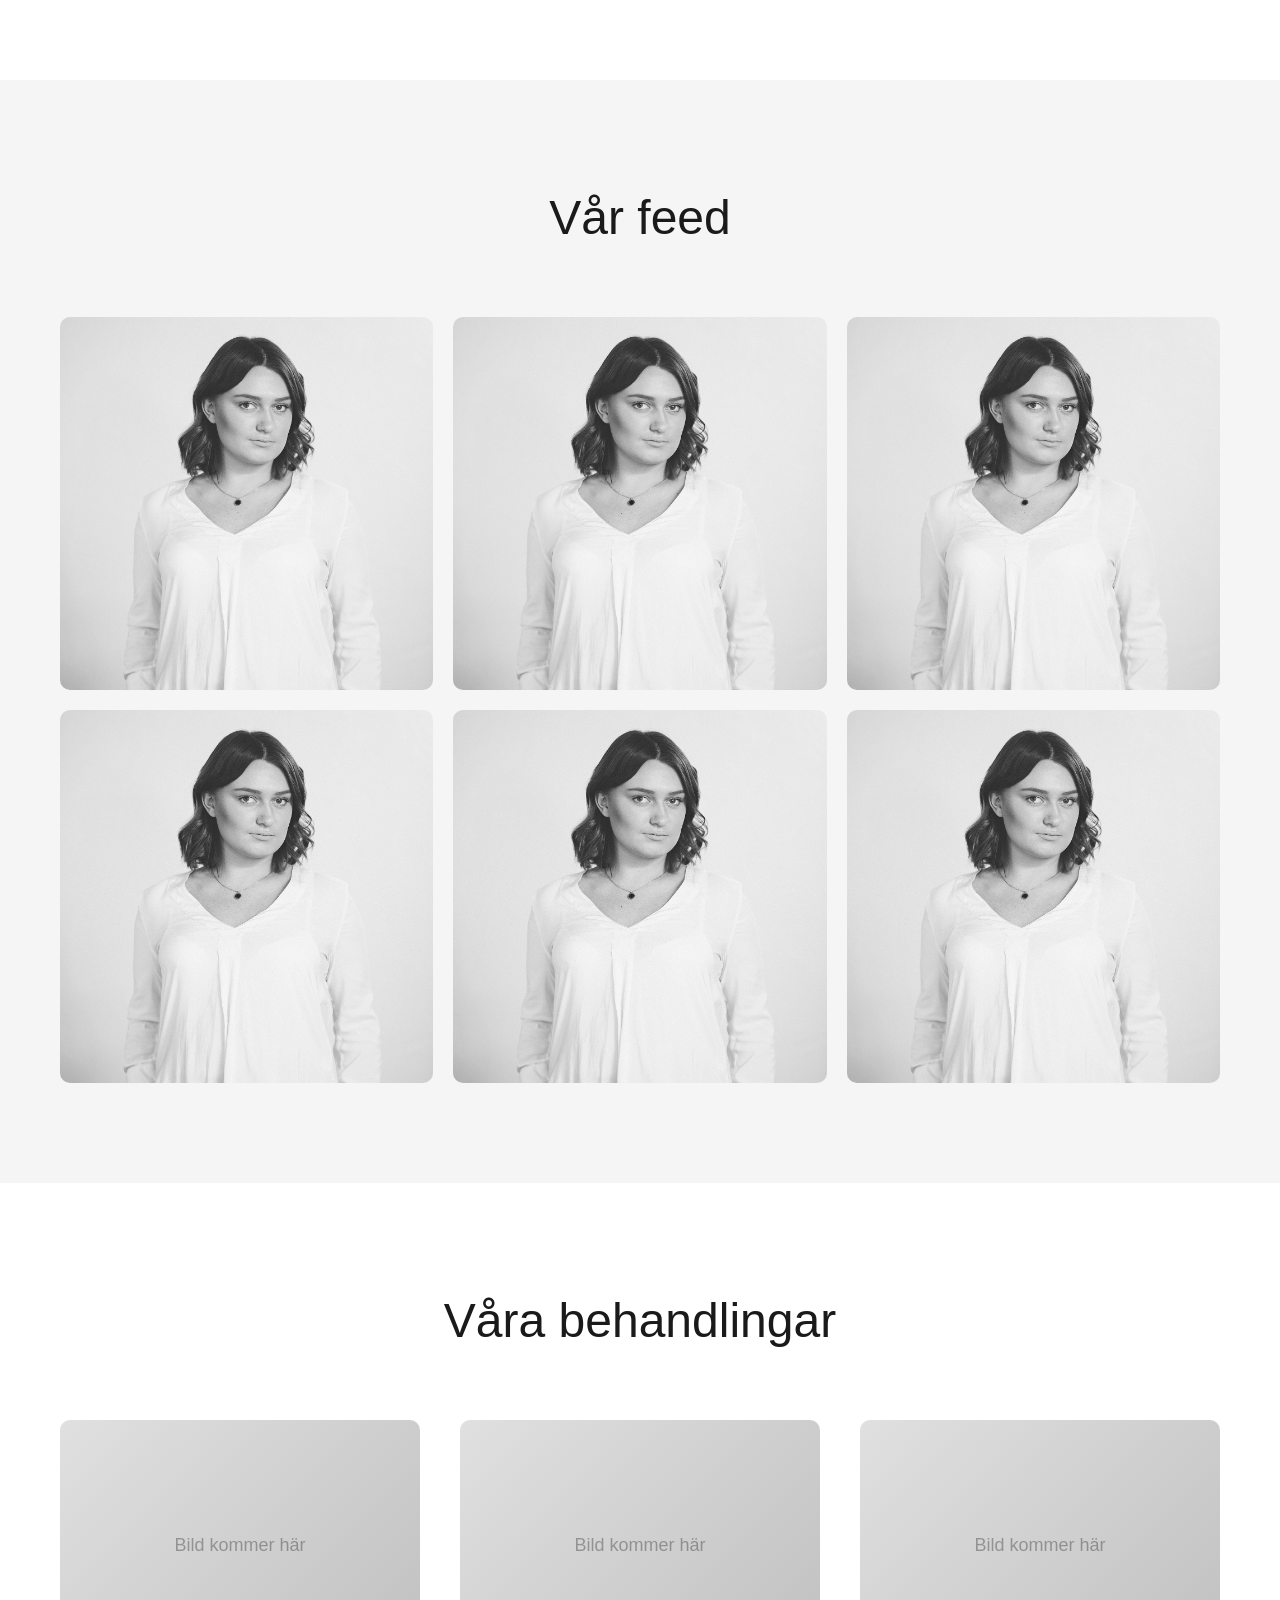
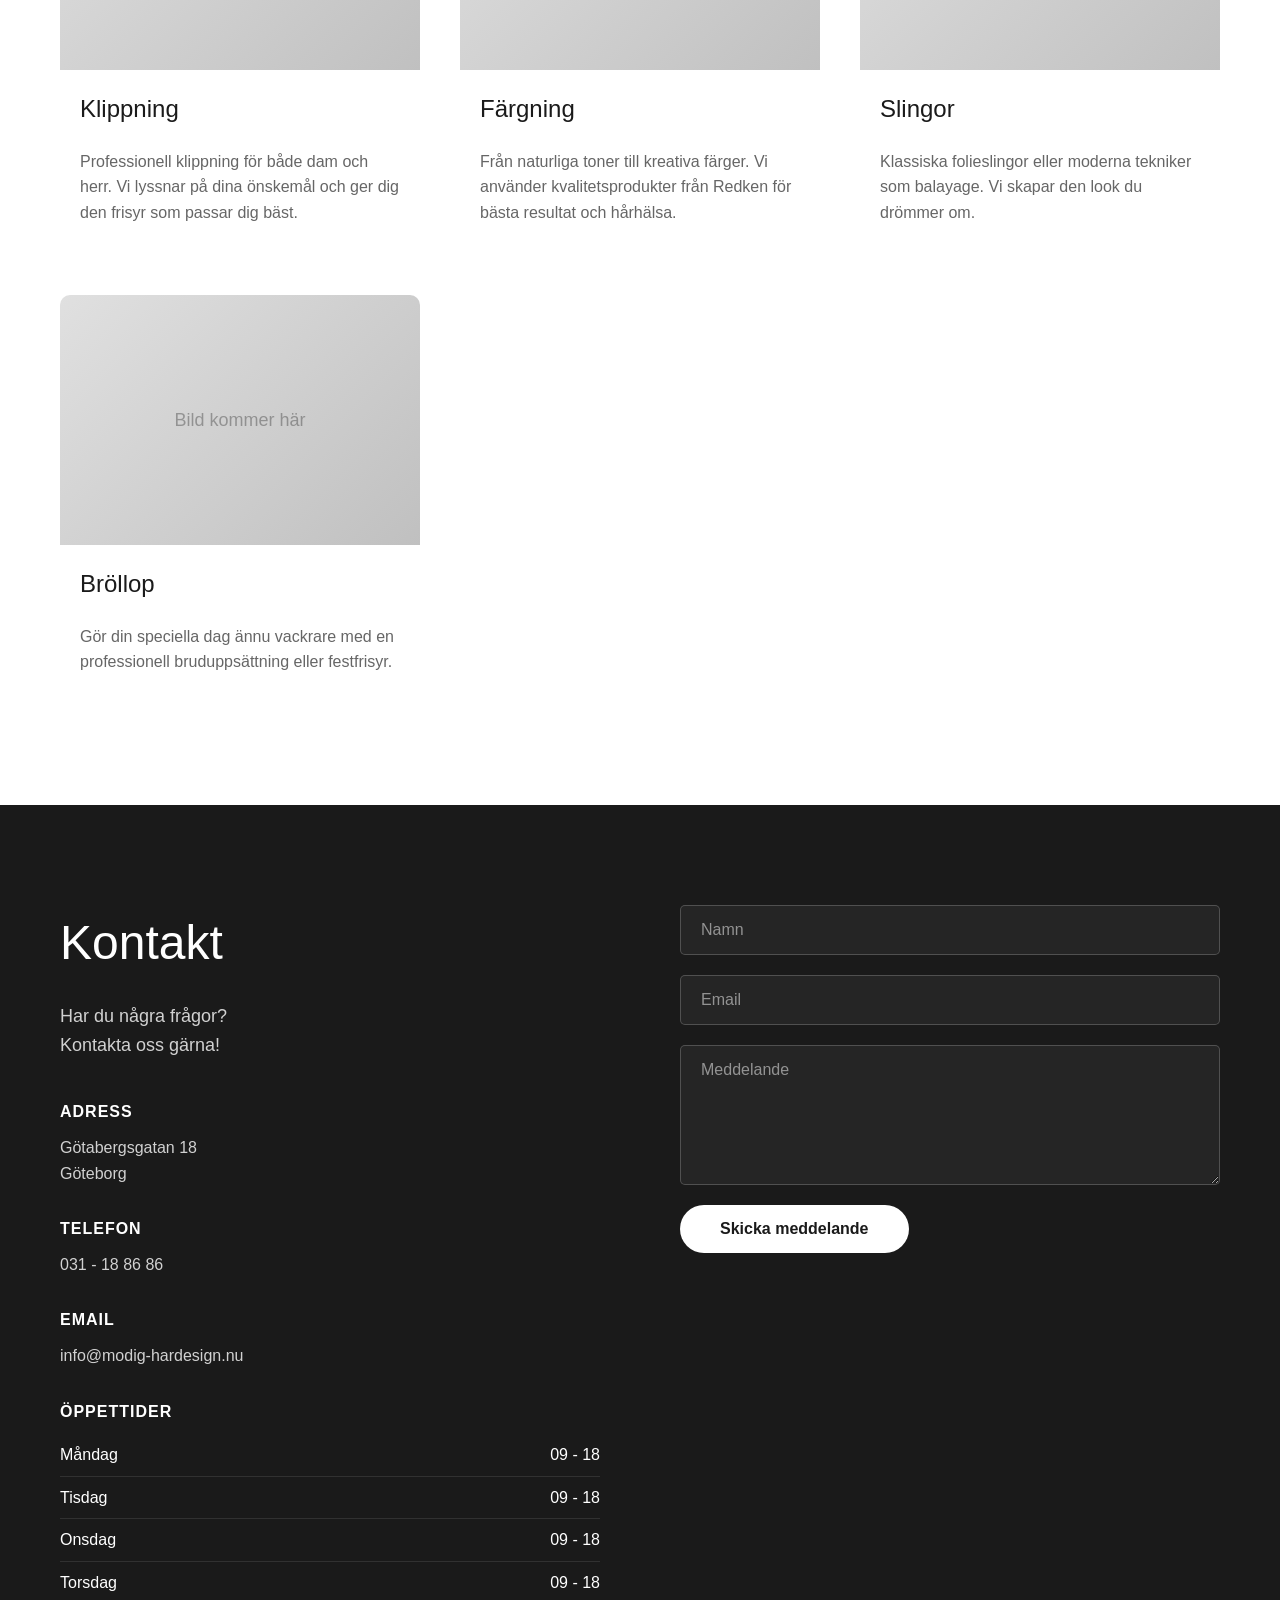
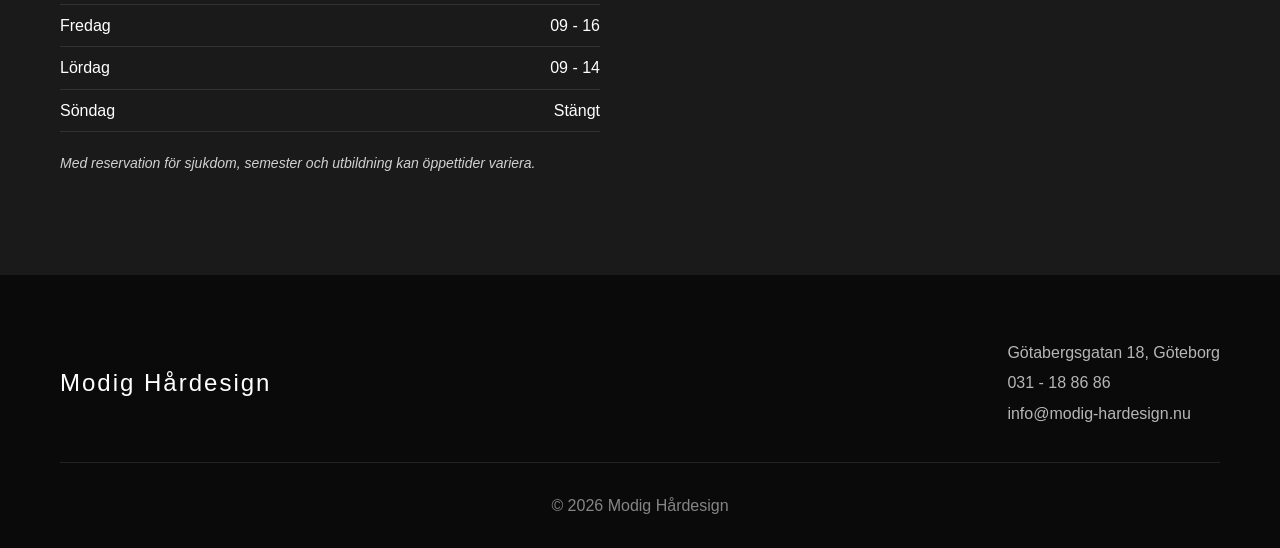
<file: index-old.html>
<!DOCTYPE html>
<html lang="sv">
<head>
    <meta charset="UTF-8">
    <meta name="viewport" content="width=device-width, initial-scale=1.0">
    <title>Modig Hårdesign - Frisör Göteborg</title>
    <link rel="icon" type="image/png" href="favicon.png">
    <link rel="stylesheet" href="style.css">
</head>
<body>
    <!-- Navigation -->
    <nav class="navbar">
        <div class="container">
            <div class="nav-wrapper">
                <a href="#" class="logo">
                    <span class="logo-text">Modig hårdesign</span>
                </a>
                <button class="mobile-menu-toggle" aria-label="Toggle menu">
                    <span></span>
                    <span></span>
                    <span></span>
                </button>
                <ul class="nav-menu">
                    <li class="nav-item dropdown">
                        <a href="#" class="nav-link">Behandlingar</a>
                        <ul class="dropdown-menu">
                            <li><a href="klippning.html">Klippning</a></li>
                            <li><a href="fargning.html">Färgning</a></li>
                            <li><a href="slingor.html">Slingor</a></li>
                            <li><a href="brollop.html">Bröllop</a></li>
                        </ul>
                    </li>
                    <li class="nav-item"><a href="#om-oss" class="nav-link">Om oss</a></li>
                    <li class="nav-item"><a href="#kontakt" class="nav-link">Kontakt</a></li>
                    <li class="nav-item"><a href="https://bokadintid.se/booking4/?s_id=137" class="nav-link btn-primary">Boka tid</a></li>
                </ul>
            </div>
        </div>
    </nav>

    <!-- Hero Section -->
    <section class="hero">
        <div class="hero-content">
            <img src="images/226.png" alt="Modig Hårdesign" class="hero-logo-img">
            <p class="hero-tagline">klippning – färgning – bröllop</p>
            <p class="hero-tagline">professionell hårvård i hjärtat av Göteborg</p>
        </div>
    </section>

    <!-- About Section -->
    <section id="om-oss" class="about-section">
        <div class="container">
            <div class="about-content">
                <h2>Om oss</h2>
                <p>Modig Hårdesign har funnits på Götabergsgatan sedan många år tillbaka. Vi är erfarna frisörer som brinner för vårt yrke och alltid strävar efter att ge dig den bästa upplevelsen.</p>
                <p>Hos oss får du professionell rådgivning och behandlingar i en trivsam miljö. Vi arbetar med kvalitetsprodukter från Redken för att säkerställa bästa resultat.</p>
            </div>
            <div class="about-image">
                <div class="placeholder-image"></div>
            </div>
        </div>
    </section>

    <!-- Gallery Section -->
    <section class="gallery-section">
        <div class="container">
            <h2 class="section-title">Vår feed</h2>
            <div class="gallery-grid">
                <div class="gallery-item">
                    <img src="images/229.jpg" alt="Modig Hårdesign work">
                </div>
                <div class="gallery-item">
                    <img src="images/229.jpg" alt="Modig Hårdesign work">
                </div>
                <div class="gallery-item">
                    <img src="images/229.jpg" alt="Modig Hårdesign work">
                </div>
                <div class="gallery-item">
                    <img src="images/229.jpg" alt="Modig Hårdesign work">
                </div>
                <div class="gallery-item">
                    <img src="images/229.jpg" alt="Modig Hårdesign work">
                </div>
                <div class="gallery-item">
                    <img src="images/229.jpg" alt="Modig Hårdesign work">
                </div>
            </div>
        </div>
    </section>

    <!-- Services Section -->
    <section class="services-section">
        <div class="container">
            <h2 class="section-title">Våra behandlingar</h2>
            <div class="services-grid">
                <a href="klippning.html" class="service-card">
                    <div class="service-image placeholder-image"></div>
                    <h3>Klippning</h3>
                    <p>Professionell klippning för både dam och herr. Vi lyssnar på dina önskemål och ger dig den frisyr som passar dig bäst.</p>
                </a>
                <a href="fargning.html" class="service-card">
                    <div class="service-image placeholder-image"></div>
                    <h3>Färgning</h3>
                    <p>Från naturliga toner till kreativa färger. Vi använder kvalitetsprodukter från Redken för bästa resultat och hårhälsa.</p>
                </a>
                <a href="slingor.html" class="service-card">
                    <div class="service-image placeholder-image"></div>
                    <h3>Slingor</h3>
                    <p>Klassiska folieslingor eller moderna tekniker som balayage. Vi skapar den look du drömmer om.</p>
                </a>
                <a href="brollop.html" class="service-card">
                    <div class="service-image placeholder-image"></div>
                    <h3>Bröllop</h3>
                    <p>Gör din speciella dag ännu vackrare med en professionell bruduppsättning eller festfrisyr.</p>
                </a>
            </div>
        </div>
    </section>

    <!-- Contact Section -->
    <section id="kontakt" class="contact-section">
        <div class="container">
            <div class="contact-grid">
                <div class="contact-info">
                    <h2>Kontakt</h2>
                    <p class="contact-question">Har du några frågor?<br>Kontakta oss gärna!</p>
                    
                    <div class="contact-details">
                        <div class="contact-item">
                            <h3>Adress</h3>
                            <p>Götabergsgatan 18<br>Göteborg</p>
                        </div>
                        <div class="contact-item">
                            <h3>Telefon</h3>
                            <p><a href="tel:+4631188686">031 - 18 86 86</a></p>
                        </div>
                        <div class="contact-item">
                            <h3>Email</h3>
                            <p><a href="mailto:info@modig-hardesign.nu">info@modig-hardesign.nu</a></p>
                        </div>
                        <div class="contact-item">
                            <h3>Öppettider</h3>
                            <ul class="opening-hours">
                                <li><span>Måndag</span> <span>09 - 18</span></li>
                                <li><span>Tisdag</span> <span>09 - 18</span></li>
                                <li><span>Onsdag</span> <span>09 - 18</span></li>
                                <li><span>Torsdag</span> <span>09 - 18</span></li>
                                <li><span>Fredag</span> <span>09 - 16</span></li>
                                <li><span>Lördag</span> <span>09 - 14</span></li>
                                <li><span>Söndag</span> <span>Stängt</span></li>
                            </ul>
                            <p class="hours-note">Med reservation för sjukdom, semester och utbildning kan öppettider variera.</p>
                        </div>
                    </div>
                </div>
                
                <div class="contact-form-wrapper">
                    <form class="contact-form">
                        <input type="text" name="name" placeholder="Namn" required>
                        <input type="email" name="email" placeholder="Email" required>
                        <textarea name="message" placeholder="Meddelande" rows="6" required></textarea>
                        <button type="submit" class="btn-submit">Skicka meddelande</button>
                    </form>
                </div>
            </div>
        </div>
    </section>

    <!-- Footer -->
    <footer class="footer">
        <div class="container">
            <div class="footer-content">
                <div class="footer-logo">
                    <h3>Modig Hårdesign</h3>
                </div>
                <div class="footer-info">
                    <p>Götabergsgatan 18, Göteborg</p>
                    <p>031 - 18 86 86</p>
                    <p><a href="mailto:info@modig-hardesign.nu">info@modig-hardesign.nu</a></p>
                </div>
            </div>
            <div class="footer-bottom">
                <p>&copy; 2026 Modig Hårdesign</p>
            </div>
        </div>
    </footer>

    <script src="script.js"></script>
</body>
</html>
</file>
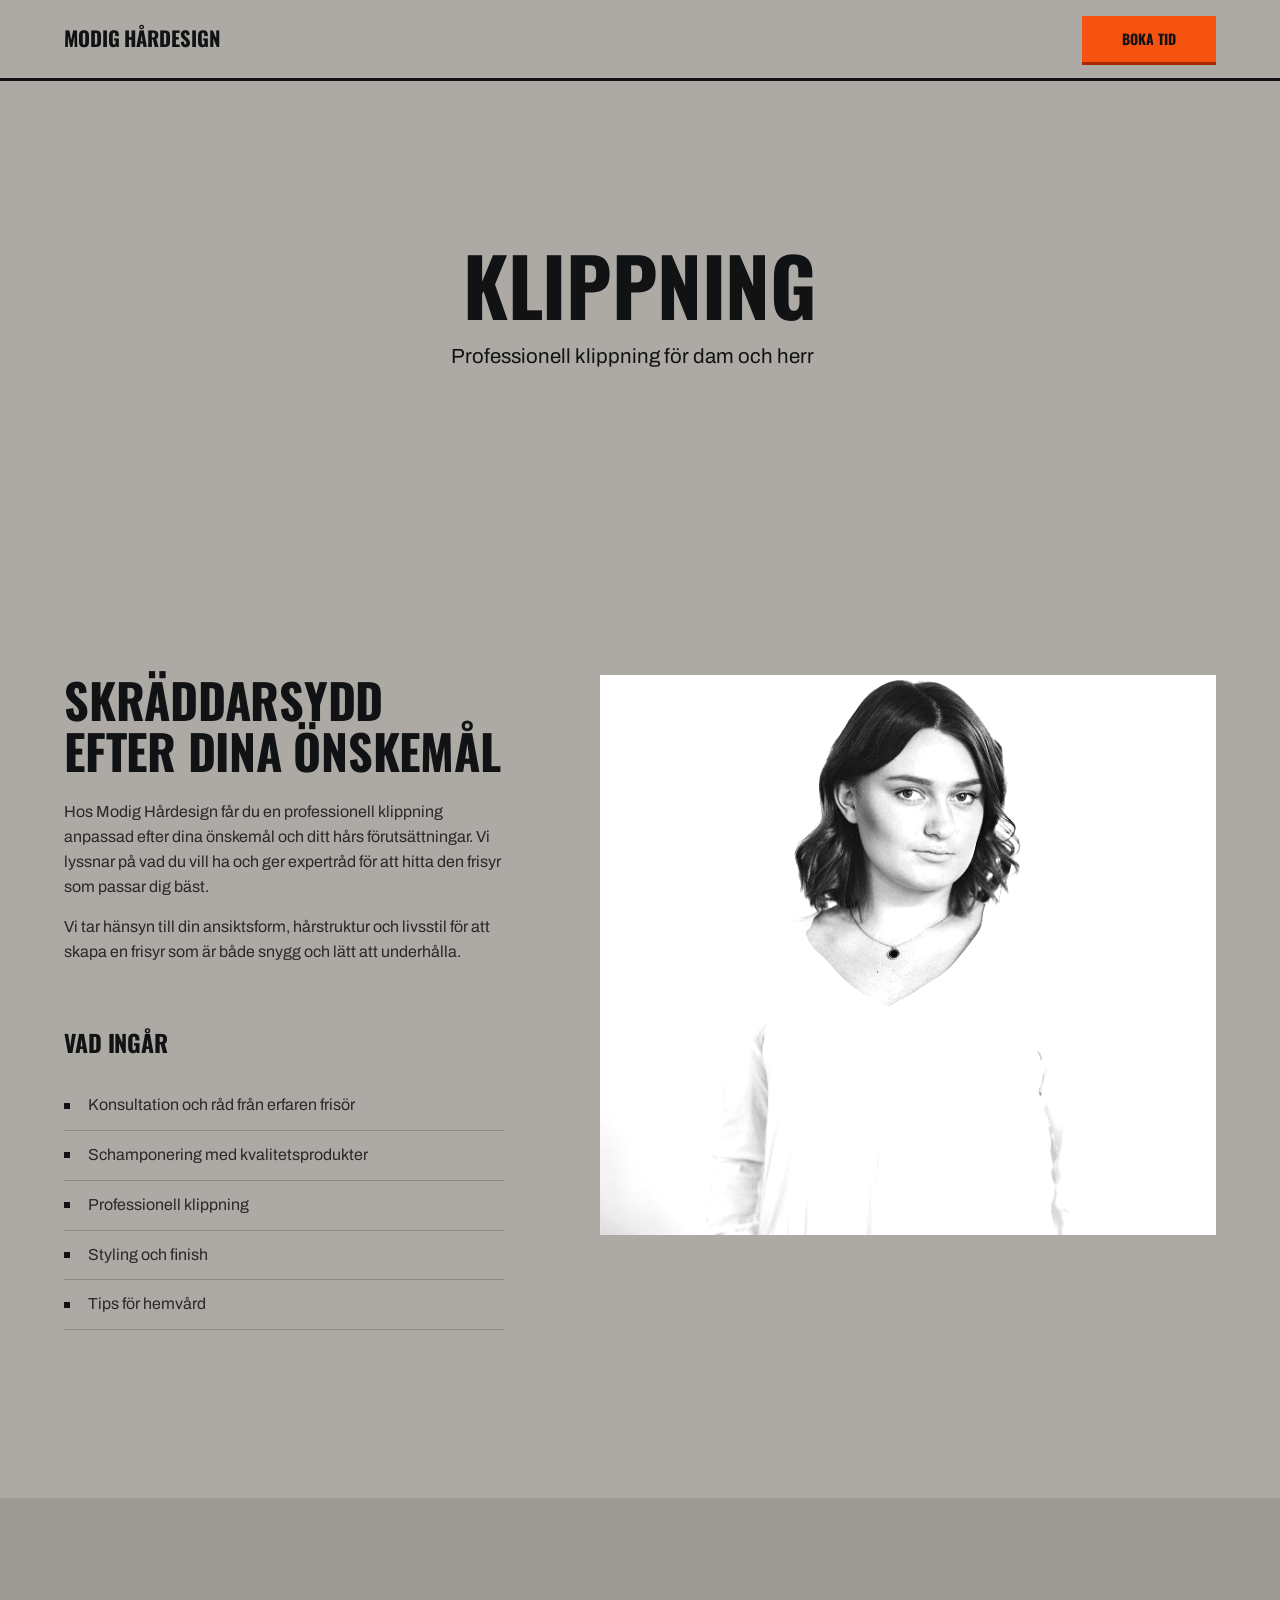
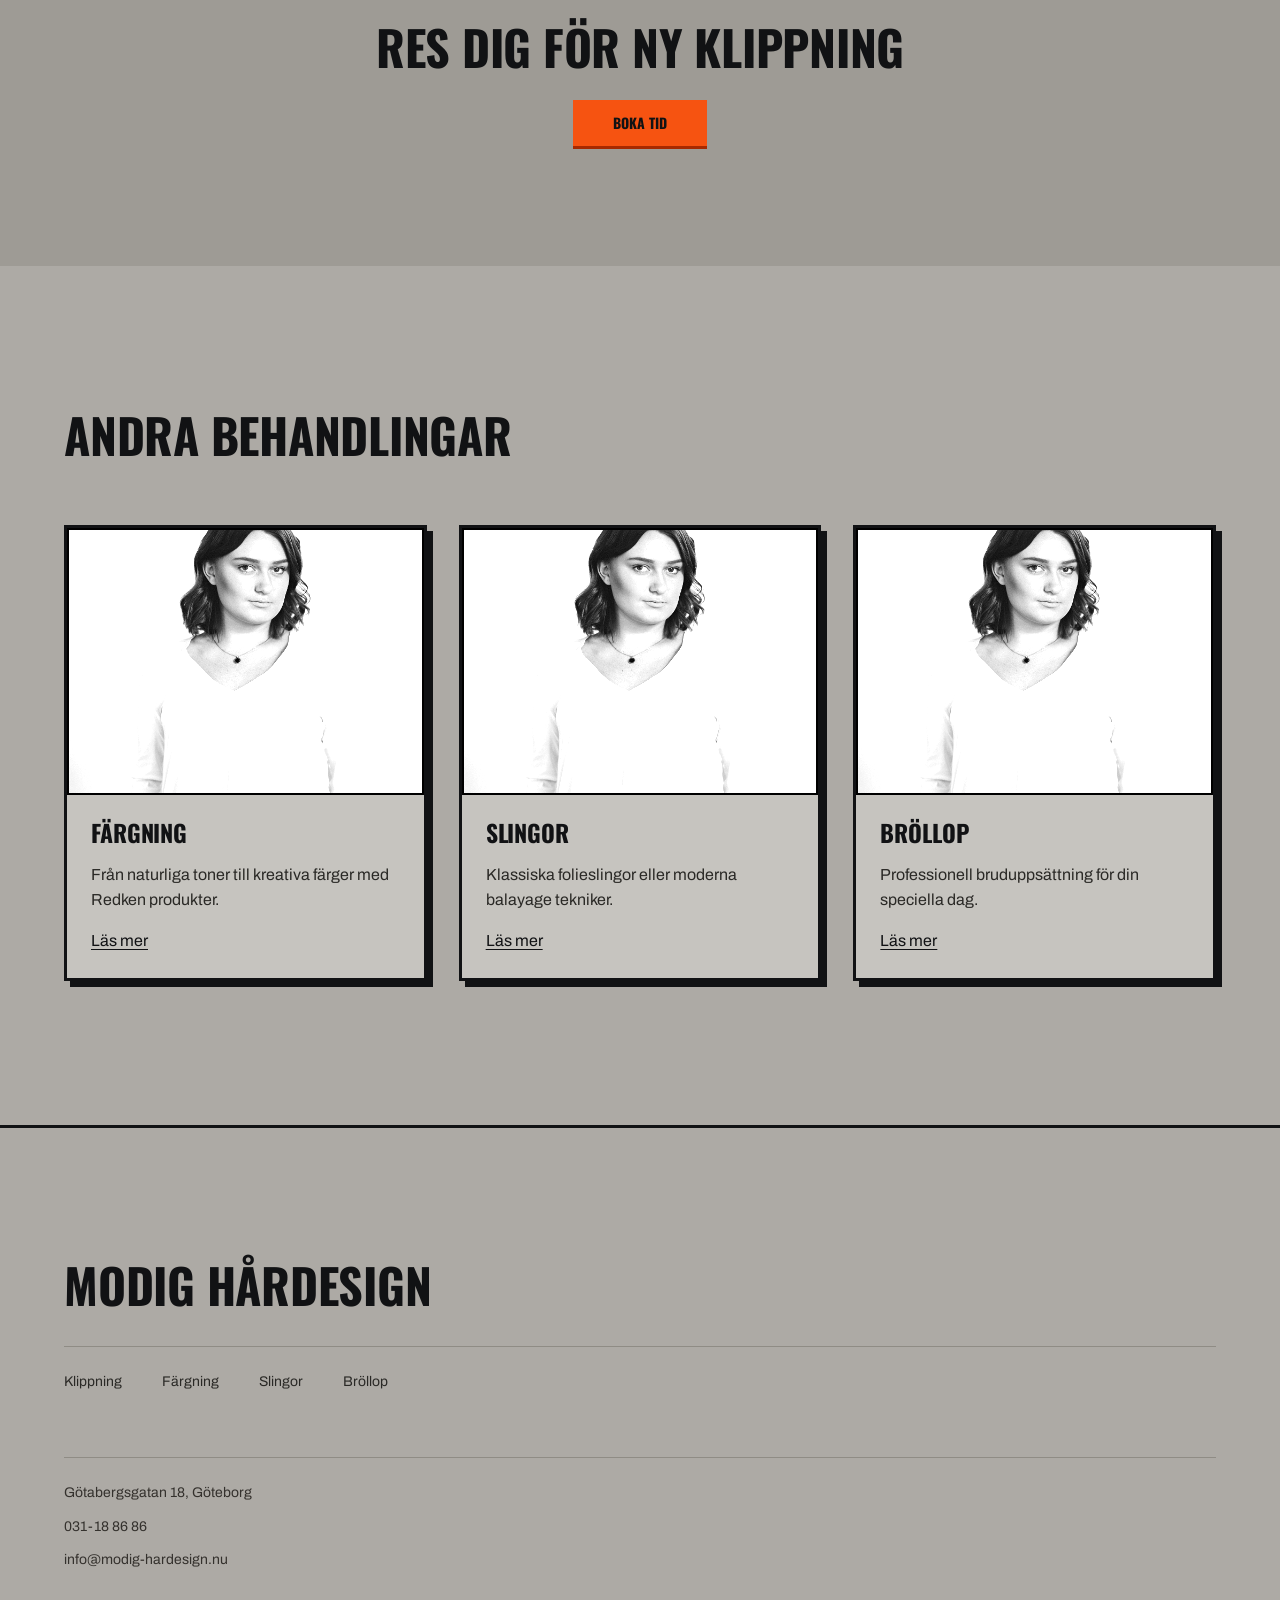
<file: klippning.html>
<!DOCTYPE html>
<html lang="sv">
<head>
    <meta charset="UTF-8">
    <meta name="viewport" content="width=device-width, initial-scale=1.0">
    <title>Klippning - Modig Hårdesign</title>
    <meta name="description" content="Professionell klippning för dam och herr i Göteborg. Erfarna frisörer som lyssnar på dina önskemål.">
    <link rel="icon" type="image/png" href="favicon.png">
    <link href="https://fonts.googleapis.com/css2?family=Oswald:wght@700&family=Archivo:wght@400;500&family=Archivo+Narrow:wght@500&display=swap" rel="stylesheet">
    <link rel="stylesheet" href="hallmark.css">
</head>
<body>
    <!-- Navigation -->
    <nav class="nav">
        <div class="container nav__inner">
            <a href="index.html" class="nav__wordmark">MODIG HÅRDESIGN</a>
            <a href="boka.html" class="btn btn--primary">Boka tid</a>
        </div>
    </nav>

    <!-- Hero -->
    <section class="hero hero--service">
        <div class="container">
            <div class="hero__header">
                <h1>KLIPPNING</h1>
                <p class="lead">Professionell klippning för dam och herr</p>
            </div>
        </div>
    </section>

    <!-- Service Content -->
    <section class="section">
        <div class="container">
            <div class="service-split">
                <div class="service-split__text">
                    <h2>SKRÄDDARSYDD EFTER DINA ÖNSKEMÅL</h2>
                    <p>Hos Modig Hårdesign får du en professionell klippning anpassad efter dina önskemål och ditt hårs förutsättningar. Vi lyssnar på vad du vill ha och ger expertråd för att hitta den frisyr som passar dig bäst.</p>
                    <p>Vi tar hänsyn till din ansiktsform, hårstruktur och livsstil för att skapa en frisyr som är både snygg och lätt att underhålla.</p>
                    
                    <h3>VAD INGÅR</h3>
                    <ul class="service-list">
                        <li>Konsultation och råd från erfaren frisör</li>
                        <li>Schamponering med kvalitetsprodukter</li>
                        <li>Professionell klippning</li>
                        <li>Styling och finish</li>
                        <li>Tips för hemvård</li>
                    </ul>
                </div>
                <div class="service-split__visual">
                    <div class="photo" data-slot="klippning-main">
                        <img src="images/229.jpg" alt="Klippning hos Modig Hårdesign">
                    </div>
                </div>
            </div>
        </div>
    </section>

    <!-- Action Band -->
    <section class="band">
        <div class="container band__inner">
            <div class="action-block">
                <h3>RES DIG FÖR NY KLIPPNING</h3>
                <a href="boka.html" class="btn btn--primary">Boka tid</a>
            </div>
        </div>
    </section>

    <!-- Related Services -->
    <section class="section">
        <div class="container">
            <h2>ANDRA BEHANDLINGAR</h2>
            <div class="grid grid--three">
                <article class="card">
                    <div class="card__visual" data-slot="related-fargning">
                        <img src="images/229.jpg" alt="Färgning">
                    </div>
                    <div class="card__content">
                        <h3>FÄRGNING</h3>
                        <p>Från naturliga toner till kreativa färger med Redken produkter.</p>
                        <a href="fargning.html" class="link">Läs mer</a>
                    </div>
                </article>

                <article class="card">
                    <div class="card__visual" data-slot="related-slingor">
                        <img src="images/229.jpg" alt="Slingor">
                    </div>
                    <div class="card__content">
                        <h3>SLINGOR</h3>
                        <p>Klassiska folieslingor eller moderna balayage tekniker.</p>
                        <a href="slingor.html" class="link">Läs mer</a>
                    </div>
                </article>

                <article class="card">
                    <div class="card__visual" data-slot="related-brollop">
                        <img src="images/229.jpg" alt="Bröllop">
                    </div>
                    <div class="card__content">
                        <h3>BRÖLLOP</h3>
                        <p>Professionell bruduppsättning för din speciella dag.</p>
                        <a href="brollop.html" class="link">Läs mer</a>
                    </div>
                </article>
            </div>
        </div>
    </section>

    <!-- Footer -->
    <footer class="footer">
        <div class="container footer__inner">
            <div class="footer__mast">
                <div class="footer__wordmark">MODIG HÅRDESIGN</div>
                <nav class="footer__nav">
                    <a href="klippning.html">Klippning</a>
                    <a href="fargning.html">Färgning</a>
                    <a href="slingor.html">Slingor</a>
                    <a href="brollop.html">Bröllop</a>
                </nav>
            </div>
            <div class="footer__legal">
                <p>Götabergsgatan 18, Göteborg</p>
                <p>031-18 86 86</p>
                <p>info@modig-hardesign.nu</p>
            </div>
        </div>
    </footer>

    <script>window.hallmarkSlots = (m) => { for (const [k, v] of Object.entries(m)) { const s = document.querySelector(`[data-slot="${k}"]`); if (!s) continue; const im = new Image(); im.src = typeof v === 'string' ? v : v.src; im.alt = (typeof v === 'object' && v.alt) || s.dataset.alt || ''; s.querySelectorAll(':scope > img').forEach((o) => o.remove()); s.prepend(im); } };
document.querySelectorAll('[data-slot] img').forEach((i) => { if (i.complete && !i.naturalWidth) i.remove(); else i.addEventListener('error', () => i.remove(), { once: true }); });</script>
</body>
</html>
</file>
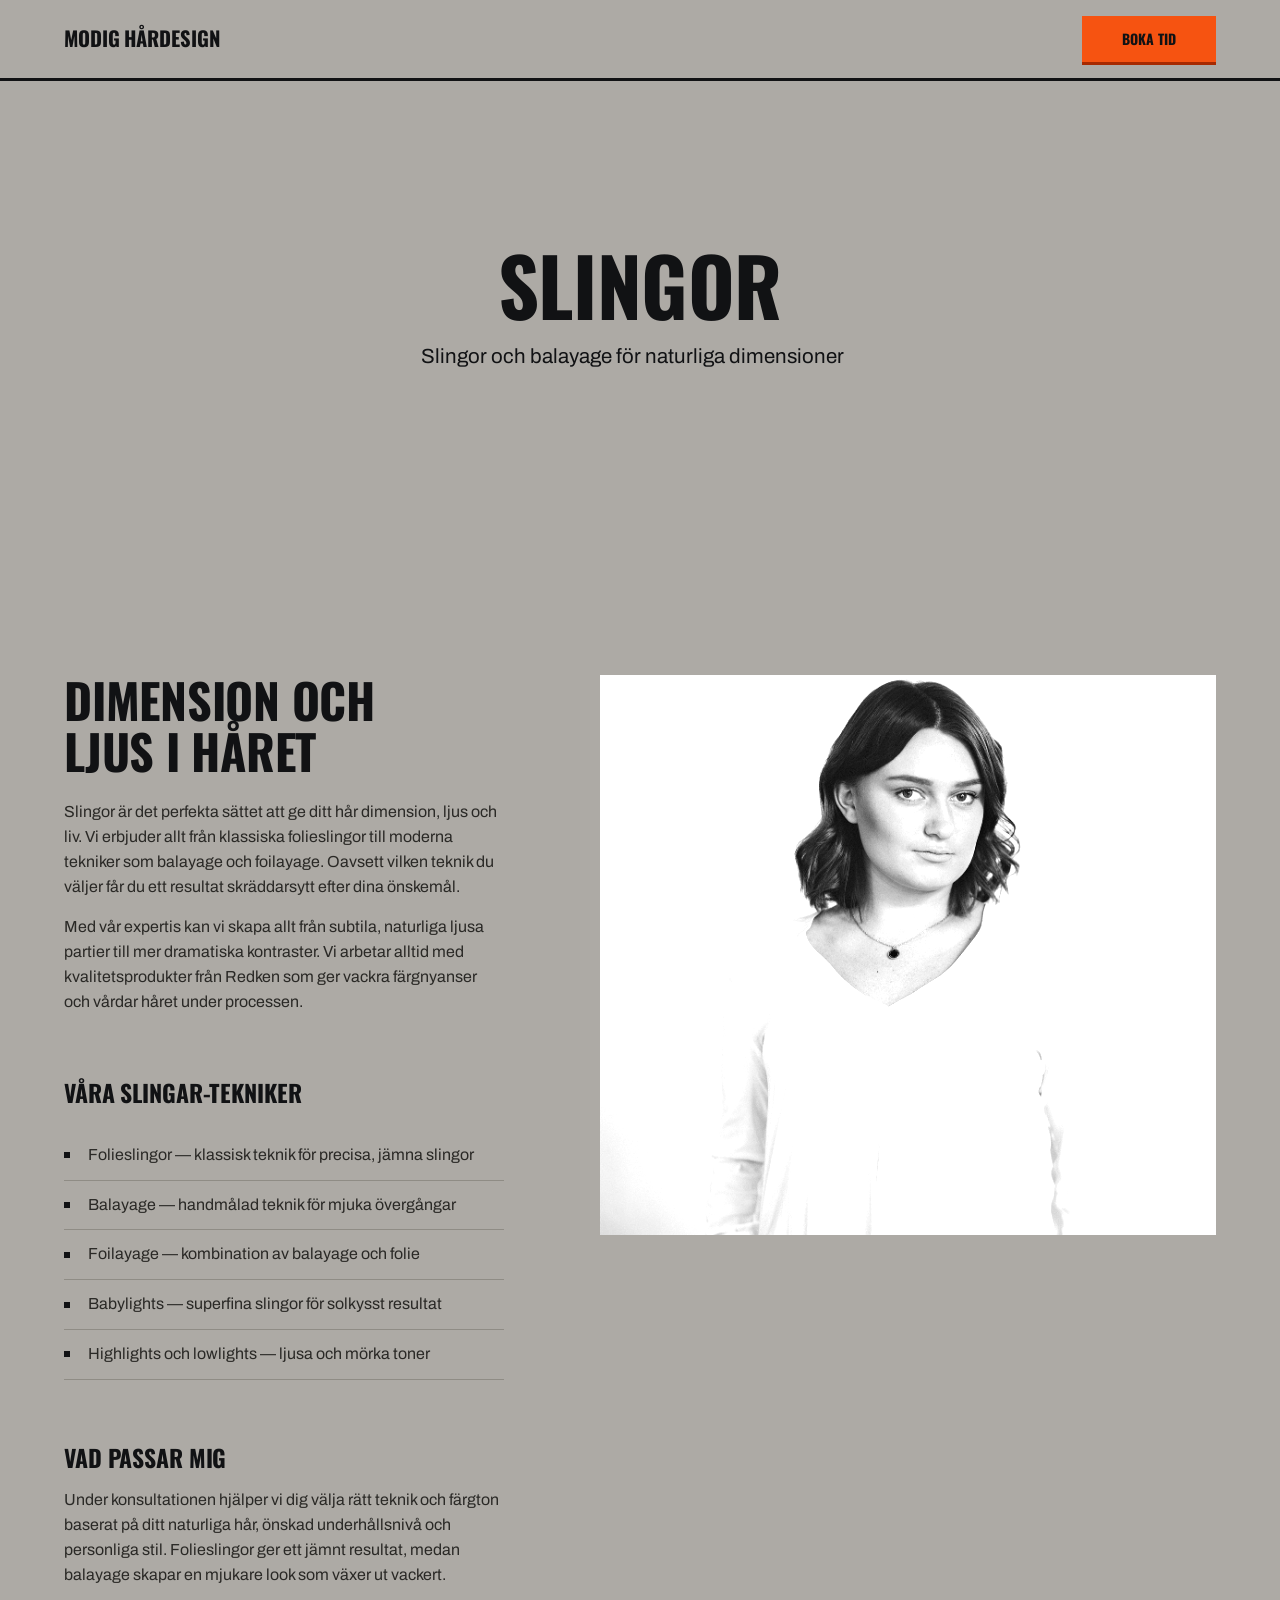
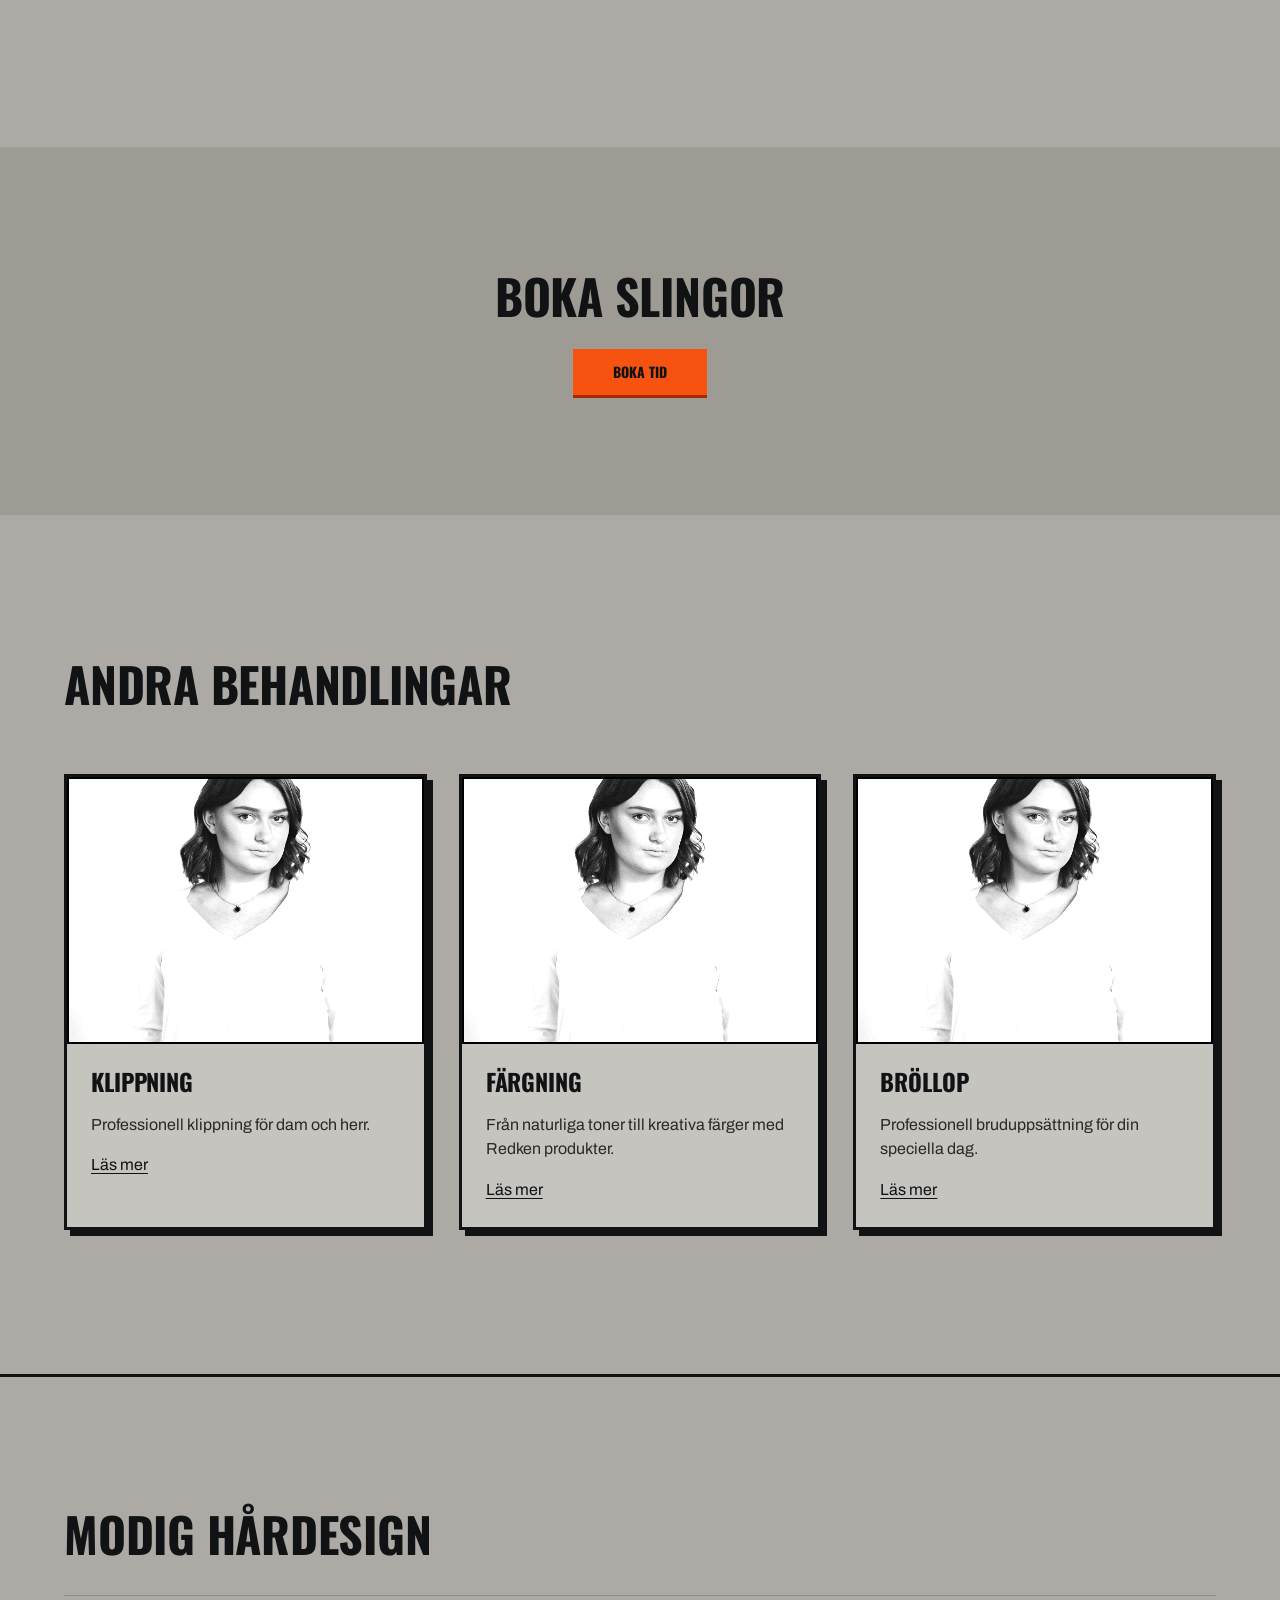
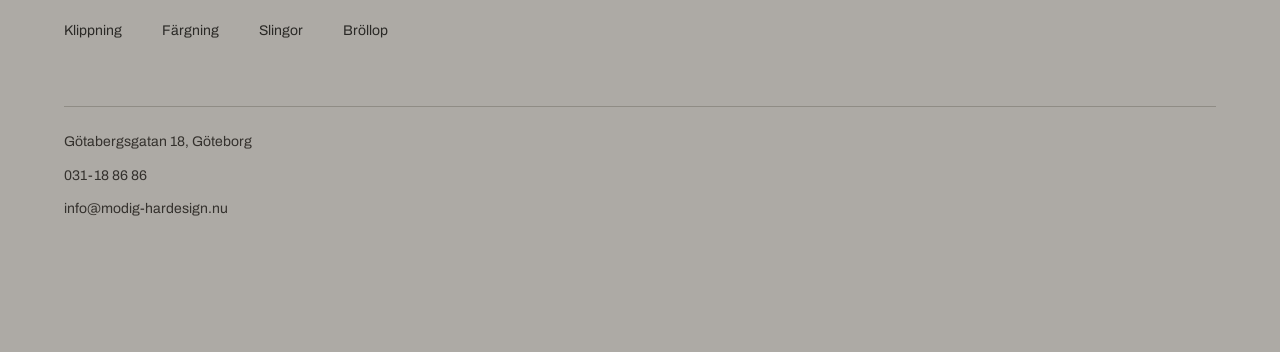
<file: slingor.html>
<!DOCTYPE html>
<html lang="sv">
<head>
    <meta charset="UTF-8">
    <meta name="viewport" content="width=device-width, initial-scale=1.0">
    <title>Slingor - Modig Hårdesign</title>
    <meta name="description" content="Slingor och balayage i Göteborg. Från klassiska folieslingor till moderna tekniker för naturliga dimensioner.">
    <link rel="icon" type="image/png" href="favicon.png">
    <link href="https://fonts.googleapis.com/css2?family=Oswald:wght@700&family=Archivo:wght@400;500&family=Archivo+Narrow:wght@500&display=swap" rel="stylesheet">
    <link rel="stylesheet" href="hallmark.css">
</head>
<body>
    <!-- Navigation -->
    <nav class="nav">
        <div class="container nav__inner">
            <a href="index.html" class="nav__wordmark">MODIG HÅRDESIGN</a>
            <a href="boka.html" class="btn btn--primary">Boka tid</a>
        </div>
    </nav>

    <!-- Hero -->
    <section class="hero hero--service">
        <div class="container">
            <div class="hero__header">
                <h1>SLINGOR</h1>
                <p class="lead">Slingor och balayage för naturliga dimensioner</p>
            </div>
        </div>
    </section>

    <!-- Service Content -->
    <section class="section">
        <div class="container">
            <div class="service-split">
                <div class="service-split__text">
                    <h2>DIMENSION OCH LJUS I HÅRET</h2>
                    <p>Slingor är det perfekta sättet att ge ditt hår dimension, ljus och liv. Vi erbjuder allt från klassiska folieslingor till moderna tekniker som balayage och foilayage. Oavsett vilken teknik du väljer får du ett resultat skräddarsytt efter dina önskemål.</p>
                    <p>Med vår expertis kan vi skapa allt från subtila, naturliga ljusa partier till mer dramatiska kontraster. Vi arbetar alltid med kvalitetsprodukter från Redken som ger vackra färgnyanser och vårdar håret under processen.</p>
                    
                    <h3>VÅRA SLINGAR-TEKNIKER</h3>
                    <ul class="service-list">
                        <li>Folieslingor — klassisk teknik för precisa, jämna slingor</li>
                        <li>Balayage — handmålad teknik för mjuka övergångar</li>
                        <li>Foilayage — kombination av balayage och folie</li>
                        <li>Babylights — superfina slingor för solkysst resultat</li>
                        <li>Highlights och lowlights — ljusa och mörka toner</li>
                    </ul>

                    <h3>VAD PASSAR MIG</h3>
                    <p>Under konsultationen hjälper vi dig välja rätt teknik och färgton baserat på ditt naturliga hår, önskad underhållsnivå och personliga stil. Folieslingor ger ett jämnt resultat, medan balayage skapar en mjukare look som växer ut vackert.</p>
                </div>
                <div class="service-split__visual">
                    <div class="photo" data-slot="slingor-main">
                        <img src="images/229.jpg" alt="Slingor hos Modig Hårdesign">
                    </div>
                </div>
            </div>
        </div>
    </section>

    <!-- Action Band -->
    <section class="band">
        <div class="container band__inner">
            <div class="action-block">
                <h3>BOKA SLINGOR</h3>
                <a href="boka.html" class="btn btn--primary">Boka tid</a>
            </div>
        </div>
    </section>

    <!-- Related Services -->
    <section class="section">
        <div class="container">
            <h2>ANDRA BEHANDLINGAR</h2>
            <div class="grid grid--three">
                <article class="card">
                    <div class="card__visual" data-slot="related-klippning">
                        <img src="images/229.jpg" alt="Klippning">
                    </div>
                    <div class="card__content">
                        <h3>KLIPPNING</h3>
                        <p>Professionell klippning för dam och herr.</p>
                        <a href="klippning.html" class="link">Läs mer</a>
                    </div>
                </article>

                <article class="card">
                    <div class="card__visual" data-slot="related-fargning">
                        <img src="images/229.jpg" alt="Färgning">
                    </div>
                    <div class="card__content">
                        <h3>FÄRGNING</h3>
                        <p>Från naturliga toner till kreativa färger med Redken produkter.</p>
                        <a href="fargning.html" class="link">Läs mer</a>
                    </div>
                </article>

                <article class="card">
                    <div class="card__visual" data-slot="related-brollop">
                        <img src="images/229.jpg" alt="Bröllop">
                    </div>
                    <div class="card__content">
                        <h3>BRÖLLOP</h3>
                        <p>Professionell bruduppsättning för din speciella dag.</p>
                        <a href="brollop.html" class="link">Läs mer</a>
                    </div>
                </article>
            </div>
        </div>
    </section>

    <!-- Footer -->
    <footer class="footer">
        <div class="container footer__inner">
            <div class="footer__mast">
                <div class="footer__wordmark">MODIG HÅRDESIGN</div>
                <nav class="footer__nav">
                    <a href="klippning.html">Klippning</a>
                    <a href="fargning.html">Färgning</a>
                    <a href="slingor.html">Slingor</a>
                    <a href="brollop.html">Bröllop</a>
                </nav>
            </div>
            <div class="footer__legal">
                <p>Götabergsgatan 18, Göteborg</p>
                <p>031-18 86 86</p>
                <p>info@modig-hardesign.nu</p>
            </div>
        </div>
    </footer>

    <script>window.hallmarkSlots = (m) => { for (const [k, v] of Object.entries(m)) { const s = document.querySelector(`[data-slot="${k}"]`); if (!s) continue; const im = new Image(); im.src = typeof v === 'string' ? v : v.src; im.alt = (typeof v === 'object' && v.alt) || s.dataset.alt || ''; s.querySelectorAll(':scope > img').forEach((o) => o.remove()); s.prepend(im); } };
document.querySelectorAll('[data-slot] img').forEach((i) => { if (i.complete && !i.naturalWidth) i.remove(); else i.addEventListener('error', () => i.remove(), { once: true }); });</script>
</body>
</html>
</file>
<file: hallmark.css>
/* Hallmark · shape: Stage Hero + Grid + Gallery + Band · genre: editorial · theme: Formwork (deal 1/3, seed hair-salon-modig-rdesign-c81c·1f0ccd92·2026-11-01·r0) · job: book · draw: formwork-stage
 * hero: Stage · nav: edge-aligned · footer: mast · imagery: photographs (user's, slots) · signature: salon interior in hard monochrome · formwork: cast
 * axes: mid/display-condensed/warm · posture: restrained · contrast: pass · fold: pass · v2.0.0 */
/* Hallmark · pre-emit critique: P_ H_ E_ S_ R_ V_ · weakest: _, applied monochrome treatment and hard shadows */
@import url("./tokens.css");
@import url("./base.css");

/* Layout */
.container {
  max-width: calc(var(--container) + (var(--gutter) * 2));
  margin: 0 auto;
  padding-inline: var(--gutter);
}

/* Navigation */
.nav {
  background: var(--color-paper);
  border-bottom: var(--rule-bar) solid var(--color-ink);
  position: sticky;
  top: 0;
  z-index: 100;
}

.nav__inner {
  display: flex;
  justify-content: space-between;
  align-items: center;
  min-height: 72px;
  padding-block: var(--space-md);
}

.nav__wordmark {
  font-family: var(--font-display);
  font-weight: var(--display-weight);
  font-size: var(--text-lead);
  text-transform: uppercase;
  letter-spacing: var(--tracking-display);
  color: var(--color-ink);
  text-decoration: none;
}

.nav__wordmark:hover {
  color: var(--color-accent);
}

/* Hero */
.hero {
  background: var(--color-paper);
  padding-block: var(--section-gap);
  min-height: calc(100dvh - 72px);
  display: flex;
  align-items: center;
}

.hero__inner {
  display: grid;
  grid-template-columns: minmax(0, 5fr) minmax(0, 7fr);
  gap: var(--space-3xl);
  align-items: center;
}

.hero__text h1 {
  margin-bottom: var(--space-lg);
}

.hero__text .lead {
  margin-bottom: var(--space-2xl);
  color: var(--color-ink-2);
}

.hero__visual {
  height: 560px;
}

.hero__visual .photo {
  height: 100%;
}

.hero__visual .photo img {
  width: 100%;
  height: 100%;
  object-fit: cover;
}

/* Section */
.section {
  padding-block: var(--section-gap);
  background: var(--color-paper);
}

.section--cast {
  position: relative;
  isolation: isolate;
  background: var(--color-paper-2);
}

.section--cast::before {
  content: '';
  position: absolute;
  inset: 0;
  background-image: url("data:image/svg+xml,%3Csvg viewBox='0 0 400 400' xmlns='http://www.w3.org/2000/svg'%3E%3Cfilter id='n'%3E%3CfeTurbulence type='fractalNoise' baseFrequency='0.9' numOctaves='4' /%3E%3C/filter%3E%3Crect width='100%25' height='100%25' filter='url(%23n)' opacity='0.05'/%3E%3C/svg%3E");
  mix-blend-mode: multiply;
  pointer-events: none;
}

.section h2 {
  margin-bottom: var(--space-2xl);
}

/* Grid */
.grid {
  display: grid;
  grid-template-columns: repeat(4, minmax(0, 1fr));
  gap: var(--gap-columns);
}

/* Card */
.card {
  background: var(--color-plate);
  border: var(--rule-bar) solid var(--color-ink);
  box-shadow: var(--shadow-card);
}

.card__visual {
  aspect-ratio: 4 / 3;
  overflow: hidden;
}

.card__visual img {
  width: 100%;
  height: 100%;
  object-fit: cover;
  outline: 2px solid var(--color-ink);
  outline-offset: -2px;
}

.card__content {
  padding: var(--space-lg);
}

.card__content h3 {
  margin-bottom: var(--space-md);
}

.card__content p {
  color: var(--color-ink-2);
  margin-bottom: var(--space-md);
}

/* Gallery */
.gallery {
  display: grid;
  grid-template-columns: repeat(3, minmax(0, 1fr));
  gap: var(--gap-columns);
}

.gallery__item {
  aspect-ratio: 1;
  overflow: hidden;
}

.gallery__item img {
  width: 100%;
  height: 100%;
  object-fit: cover;
  outline: 2px solid var(--color-ink);
  outline-offset: -2px;
}

/* Photo treatment */
[data-slot] > img {
  filter: saturate(0) contrast(1.35) brightness(1.08);
}

/* Band */
.band {
  background: var(--color-paper-2);
  padding-block: var(--section-gap-s);
}

.band__inner {
  display: flex;
  align-items: center;
  justify-content: center;
}

.contact {
  display: grid;
  grid-template-columns: repeat(4, 1fr);
  gap: var(--space-2xl);
  width: 100%;
}

.contact__block h3 {
  font-size: var(--text-sm);
  margin-bottom: var(--space-sm);
  color: var(--color-muted);
}

.contact__block p {
  color: var(--color-ink-2);
}

.contact__action {
  display: flex;
  align-items: flex-end;
}

/* Footer */
.footer {
  background: var(--color-paper);
  border-top: var(--rule-bar) solid var(--color-ink);
  padding-block: var(--section-gap-s);
}

.footer__mast {
  margin-bottom: var(--space-2xl);
}

.footer__wordmark {
  font-family: var(--font-display);
  font-weight: var(--display-weight);
  font-size: var(--text-section);
  text-transform: uppercase;
  letter-spacing: var(--tracking-display);
  margin-bottom: var(--space-lg);
}

.footer__nav {
  display: flex;
  gap: var(--space-xl);
  padding-top: var(--space-lg);
  border-top: var(--rule-hair) solid var(--color-paper-3);
}

.footer__nav a {
  font-size: var(--text-sm);
  color: var(--color-ink-2);
  text-decoration: none;
}

.footer__nav a:hover {
  color: var(--color-accent);
  text-decoration: underline;
}

.footer__legal {
  padding-top: var(--space-lg);
  border-top: var(--rule-hair) solid var(--color-paper-3);
  color: var(--color-muted);
  font-size: var(--text-sm);
}

.footer__legal p {
  margin-bottom: var(--space-sm);
}

/* Buttons */
.btn {
  display: inline-block;
  padding: var(--space-sm) var(--space-xl);
  font-family: var(--font-display);
  font-weight: var(--display-weight);
  font-size: var(--text-sm);
  line-height: 1.6;
  text-transform: uppercase;
  text-decoration: none;
  border-radius: 0;
  cursor: pointer;
  border: none;
  transition: translate var(--dur-micro) var(--ease-out), box-shadow var(--dur-micro) var(--ease-out);
}

.btn--primary {
  background: var(--color-accent);
  color: var(--color-accent-ink);
  box-shadow: 0 3px 0 var(--color-accent-deep);
}

.btn--primary:hover {
  box-shadow: 0 4px 0 var(--color-accent-deep);
}

.btn--primary:active {
  translate: 0 3px;
  box-shadow: 0 0 0 var(--color-accent-deep);
}

.btn--primary:focus-visible {
  outline: 3px solid var(--color-focus);
  outline-offset: 3px;
}

/* Links */
.link {
  color: var(--color-ink);
  text-decoration: underline;
  transition: color var(--dur-micro) var(--ease-out);
}

.link:hover {
  color: var(--color-accent);
}

.link:focus-visible {
  outline: 2px solid var(--color-focus);
  outline-offset: 2px;
}

/* Service Pages */
.hero--service {
  min-height: 50vh;
  padding-block: var(--section-gap-s);
}

.hero__header {
  text-align: center;
  max-width: 640px;
  margin: 0 auto;
}

.hero__header h1 {
  margin-bottom: var(--space-md);
}

.service-split {
  display: grid;
  grid-template-columns: minmax(0, 5fr) minmax(0, 7fr);
  gap: var(--space-3xl);
  align-items: start;
}

.service-split__text h2 {
  margin-bottom: var(--space-lg);
}

.service-split__text h3 {
  margin-top: var(--space-2xl);
  margin-bottom: var(--space-md);
  font-size: var(--text-title);
}

.service-split__text p {
  color: var(--color-ink-2);
  margin-bottom: var(--space-md);
}

.service-split__visual {
  position: sticky;
  top: calc(72px + var(--space-2xl));
}

.service-split__visual .photo {
  height: 560px;
}

.service-split__visual .photo img {
  width: 100%;
  height: 100%;
  object-fit: cover;
}

.service-list {
  list-style: none;
  margin: var(--space-lg) 0;
  padding-left: 0;
}

.service-list li {
  padding: var(--space-sm) 0 var(--space-sm) var(--space-lg);
  position: relative;
  color: var(--color-ink-2);
  border-bottom: var(--rule-hair) solid var(--color-paper-3);
}

.service-list li::before {
  content: '';
  position: absolute;
  left: 0;
  top: 50%;
  transform: translateY(-50%);
  width: 6px;
  height: 6px;
  background: var(--color-ink);
}

.action-block {
  text-align: center;
}

.action-block h3 {
  margin-bottom: var(--space-lg);
  font-size: var(--text-section);
}

.grid--three {
  grid-template-columns: repeat(3, minmax(0, 1fr));
}

/* Booking Page */
.booking-section {
  padding-block: 0;
}

.booking-frame {
  background: var(--color-paper);
  border: var(--rule-bar) solid var(--color-ink);
  box-shadow: var(--shadow-card);
  overflow: hidden;
}

.booking-iframe {
  width: 100%;
  min-height: 800px;
  height: calc(100vh - 300px);
  border: none;
  display: block;
}

/* Responsive */
@media (max-width: 60rem) {
  .hero__inner {
    grid-template-columns: minmax(0, 1fr);
    gap: var(--space-xl);
  }

  .hero__visual {
    height: 400px;
  }

  .service-split {
    grid-template-columns: minmax(0, 1fr);
    gap: var(--space-xl);
  }

  .service-split__visual {
    position: static;
  }

  .service-split__visual .photo {
    height: 400px;
  }

  .grid {
    grid-template-columns: repeat(2, minmax(0, 1fr));
  }

  .grid--three {
    grid-template-columns: repeat(2, minmax(0, 1fr));
  }

  .gallery {
    grid-template-columns: repeat(2, minmax(0, 1fr));
  }

  .contact {
    grid-template-columns: minmax(0, 1fr);
    gap: var(--space-xl);
  }

  .footer__nav {
    flex-direction: column;
    gap: var(--space-md);
  }
}

@media (max-width: 40rem) {
  .grid {
    grid-template-columns: minmax(0, 1fr);
  }

  .grid--three {
    grid-template-columns: minmax(0, 1fr);
  }

  .nav__inner {
    flex-direction: column;
    gap: var(--space-md);
    text-align: center;
  }
}

/* Accessibility */
@media (prefers-reduced-motion: reduce) {
  *,
  *::before,
  *::after {
    animation-duration: 0.01ms !important;
    animation-iteration-count: 1 !important;
    transition-duration: 0.01ms !important;
  }
}
</file>
<file: style.css>
/* Reset and Base Styles */
* {
    margin: 0;
    padding: 0;
    box-sizing: border-box;
}

:root {
    --color-dark: #1a1a1a;
    --color-light: #ffffff;
    --color-gray: #666666;
    --color-light-gray: #f5f5f5;
    --color-accent: #d4a574;
    --font-primary: -apple-system, BlinkMacSystemFont, 'Segoe UI', Roboto, 'Helvetica Neue', Arial, sans-serif;
    --transition: all 0.3s ease;
}

body {
    font-family: var(--font-primary);
    color: var(--color-dark);
    line-height: 1.6;
    overflow-x: hidden;
}

.container {
    max-width: 1200px;
    margin: 0 auto;
    padding: 0 20px;
}

a {
    text-decoration: none;
    color: inherit;
}

/* Navigation */
.navbar {
    position: fixed;
    top: 0;
    left: 0;
    right: 0;
    background: var(--color-light);
    box-shadow: 0 2px 10px rgba(0, 0, 0, 0.1);
    z-index: 1000;
    padding: 20px 0;
}

.nav-wrapper {
    display: flex;
    justify-content: space-between;
    align-items: center;
}

.logo-text {
    font-size: 22px;
    font-weight: 400;
    letter-spacing: 2px;
    color: var(--color-dark);
    font-family: 'Georgia', 'Times New Roman', serif;
    font-style: italic;
}

.logo:hover .logo-text {
    color: var(--color-accent);
}

.logo-img {
    height: 50px;
    width: auto;
    display: block;
    transition: var(--transition);
}

.logo-img:hover {
    opacity: 0.8;
}

/* Flip favicon horizontally */
link[rel="icon"] {
    transform: scaleX(-1);
}

.nav-menu {
    display: flex;
    list-style: none;
    gap: 40px;
    align-items: center;
}

.nav-link {
    font-size: 16px;
    color: var(--color-dark);
    transition: var(--transition);
    position: relative;
}

.nav-link:hover {
    color: var(--color-accent);
}

.dropdown {
    position: relative;
}

.dropdown-menu {
    position: absolute;
    top: 100%;
    left: 0;
    background: var(--color-light);
    box-shadow: 0 4px 20px rgba(0, 0, 0, 0.1);
    list-style: none;
    padding: 10px 0;
    min-width: 200px;
    opacity: 0;
    visibility: hidden;
    transform: translateY(-10px);
    transition: var(--transition);
}

.dropdown:hover .dropdown-menu {
    opacity: 1;
    visibility: visible;
    transform: translateY(0);
}

.dropdown-menu li {
    padding: 0;
}

.dropdown-menu a {
    display: block;
    padding: 12px 20px;
    color: var(--color-dark);
    transition: var(--transition);
}

.dropdown-menu a:hover {
    background: var(--color-light-gray);
    color: var(--color-accent);
}

.btn-primary {
    background: var(--color-dark);
    color: var(--color-light) !important;
    padding: 12px 30px;
    border-radius: 30px;
    transition: var(--transition);
}

.btn-primary:hover {
    background: var(--color-accent);
    color: var(--color-dark) !important;
}

.mobile-menu-toggle {
    display: none;
    flex-direction: column;
    gap: 5px;
    background: none;
    border: none;
    cursor: pointer;
    padding: 10px;
}

.mobile-menu-toggle span {
    width: 25px;
    height: 3px;
    background: var(--color-dark);
    transition: var(--transition);
}

/* Hero Section */
.hero {
    min-height: 100vh;
    display: flex;
    align-items: center;
    justify-content: center;
    background: var(--color-dark);
    color: var(--color-light);
    text-align: center;
    margin-top: 80px;
    position: relative;
}

.hero::before {
    content: '';
    position: absolute;
    top: 0;
    left: 0;
    right: 0;
    bottom: 0;
    background: linear-gradient(135deg, rgba(212, 165, 116, 0.1) 0%, rgba(26, 26, 26, 0.9) 100%);
}

.hero-content {
    position: relative;
    z-index: 1;
    padding: 40px;
}

.hero-logo {
    font-size: 72px;
    font-weight: 300;
    letter-spacing: 4px;
    margin-bottom: 30px;
}

.hero-logo-img {
    max-width: 1500px;
    width: 100%;
    height: auto;
    margin-bottom: 30px;
    filter: brightness(1) invert(0);
}

.hero-tagline {
    font-size: 18px;
    letter-spacing: 2px;
    font-weight: 300;
    margin: 10px 0;
}

/* About Section */
.about-section {
    padding: 100px 0;
    background: var(--color-light);
}

.about-section .container {
    display: grid;
    grid-template-columns: 1fr 1fr;
    gap: 60px;
    align-items: center;
}

.about-content h2 {
    font-size: 48px;
    margin-bottom: 30px;
    font-weight: 300;
}

.about-content p {
    font-size: 18px;
    line-height: 1.8;
    color: var(--color-gray);
    margin-bottom: 20px;
}

.about-image .placeholder-image {
    width: 100%;
    height: 500px;
    background: var(--color-light-gray);
    border-radius: 10px;
}

/* Gallery Section */
.gallery-section {
    padding: 100px 0;
    background: var(--color-light-gray);
}

.gallery-grid {
    display: grid;
    grid-template-columns: repeat(3, 1fr);
    gap: 20px;
}

.gallery-item {
    position: relative;
    overflow: hidden;
    border-radius: 10px;
    cursor: pointer;
    aspect-ratio: 1 / 1;
}

.gallery-item img {
    width: 100%;
    height: 100%;
    object-fit: cover;
    transition: var(--transition);
}

.gallery-item:hover img {
    transform: scale(1.05);
}

.gallery-item .placeholder-image {
    width: 100%;
    height: 100%;
    transition: var(--transition);
}

.gallery-item:hover .placeholder-image {
    transform: scale(1.05);
}

/* Services Section */
.services-section {
    padding: 100px 0;
    background: var(--color-light);
}

.section-title {
    text-align: center;
    font-size: 48px;
    font-weight: 300;
    margin-bottom: 60px;
}

.services-grid {
    display: grid;
    grid-template-columns: repeat(auto-fit, minmax(280px, 1fr));
    gap: 40px;
}

.service-card {
    background: var(--color-light);
    border-radius: 10px;
    overflow: hidden;
    transition: var(--transition);
    cursor: pointer;
}

.service-card:hover {
    transform: translateY(-10px);
    box-shadow: 0 10px 30px rgba(0, 0, 0, 0.1);
}

.service-image {
    width: 100%;
    height: 250px;
    background: var(--color-light-gray);
}

.service-card h3 {
    font-size: 24px;
    padding: 20px;
    font-weight: 500;
}

.service-card p {
    padding: 0 20px 30px;
    color: var(--color-gray);
    line-height: 1.6;
}

/* Individual Service Pages */
.service-hero {
    padding: 150px 0 80px;
    background: var(--color-dark);
    color: var(--color-light);
    text-align: center;
}

.service-hero h1 {
    font-size: 64px;
    font-weight: 300;
    letter-spacing: 3px;
}

.service-content {
    padding: 100px 0;
    background: var(--color-light);
}

.service-layout {
    display: grid;
    grid-template-columns: 1fr 1fr;
    gap: 80px;
    align-items: start;
}

.service-info h2 {
    font-size: 36px;
    font-weight: 300;
    margin-bottom: 30px;
    line-height: 1.3;
}

.service-info h3 {
    font-size: 24px;
    font-weight: 500;
    margin-top: 40px;
    margin-bottom: 20px;
}

.service-info p {
    font-size: 18px;
    line-height: 1.8;
    color: var(--color-gray);
    margin-bottom: 20px;
}

.service-list {
    list-style: none;
    padding: 0;
    margin: 20px 0 40px;
}

.service-list li {
    font-size: 18px;
    line-height: 1.8;
    color: var(--color-gray);
    padding: 10px 0 10px 30px;
    position: relative;
}

.service-list li::before {
    content: '•';
    position: absolute;
    left: 0;
    color: var(--color-accent);
    font-size: 24px;
}

.service-cta {
    margin-top: 50px;
}

.btn-large {
    display: inline-block;
    padding: 18px 50px;
    background: var(--color-dark);
    color: var(--color-light);
    border-radius: 30px;
    font-size: 18px;
    font-weight: 600;
    transition: var(--transition);
}

.btn-large:hover {
    background: var(--color-accent);
    color: var(--color-dark);
    transform: translateY(-2px);
}

.service-images {
    display: flex;
    flex-direction: column;
    gap: 20px;
}

.service-image-large {
    width: 100%;
    height: 400px;
    border-radius: 10px;
}

.service-image-grid {
    display: grid;
    grid-template-columns: 1fr 1fr;
    gap: 20px;
}

.service-image-grid .placeholder-image {
    width: 100%;
    height: 200px;
    border-radius: 10px;
}

.related-services {
    padding: 100px 0;
    background: var(--color-light-gray);
}

.related-services h2 {
    text-align: center;
    font-size: 48px;
    font-weight: 300;
    margin-bottom: 60px;
}

.related-services .services-grid {
    grid-template-columns: repeat(3, 1fr);
}

/* Contact Section */
.contact-section {
    padding: 100px 0;
    background: var(--color-dark);
    color: var(--color-light);
}

.contact-grid {
    display: grid;
    grid-template-columns: 1fr 1fr;
    gap: 80px;
}

.contact-info h2 {
    font-size: 48px;
    font-weight: 300;
    margin-bottom: 20px;
}

.contact-question {
    font-size: 18px;
    margin-bottom: 40px;
    color: rgba(255, 255, 255, 0.8);
}

.contact-details {
    display: flex;
    flex-direction: column;
    gap: 30px;
}

.contact-item h3 {
    font-size: 16px;
    font-weight: 600;
    margin-bottom: 10px;
    letter-spacing: 1px;
    text-transform: uppercase;
}

.contact-item p,
.contact-item a {
    color: rgba(255, 255, 255, 0.8);
    transition: var(--transition);
}

.contact-item a:hover {
    color: var(--color-accent);
}

.opening-hours {
    list-style: none;
    font-size: 16px;
}

.opening-hours li {
    display: flex;
    justify-content: space-between;
    padding: 8px 0;
    border-bottom: 1px solid rgba(255, 255, 255, 0.1);
}

.hours-note {
    font-size: 14px;
    margin-top: 20px;
    font-style: italic;
    color: rgba(255, 255, 255, 0.6);
}

/* Contact Form */
.contact-form {
    display: flex;
    flex-direction: column;
    gap: 20px;
}

.contact-form input,
.contact-form textarea {
    width: 100%;
    padding: 15px 20px;
    border: 1px solid rgba(255, 255, 255, 0.2);
    background: rgba(255, 255, 255, 0.05);
    color: var(--color-light);
    font-size: 16px;
    border-radius: 5px;
    transition: var(--transition);
    font-family: var(--font-primary);
}

.contact-form input::placeholder,
.contact-form textarea::placeholder {
    color: rgba(255, 255, 255, 0.5);
}

.contact-form input:focus,
.contact-form textarea:focus {
    outline: none;
    border-color: var(--color-accent);
    background: rgba(255, 255, 255, 0.1);
}

.btn-submit {
    padding: 15px 40px;
    background: var(--color-light);
    color: var(--color-dark);
    border: none;
    border-radius: 30px;
    font-size: 16px;
    font-weight: 600;
    cursor: pointer;
    transition: var(--transition);
    align-self: flex-start;
}

.btn-submit:hover {
    background: var(--color-accent);
    transform: translateY(-2px);
}

/* Footer */
.footer {
    background: #0a0a0a;
    color: var(--color-light);
    padding: 60px 0 30px;
}

.footer-content {
    display: flex;
    justify-content: space-between;
    align-items: center;
    padding-bottom: 30px;
    border-bottom: 1px solid rgba(255, 255, 255, 0.1);
}

.footer-logo h3 {
    font-size: 24px;
    font-weight: 300;
    letter-spacing: 2px;
}

.footer-info p {
    color: rgba(255, 255, 255, 0.7);
    margin: 5px 0;
}

.footer-info a:hover {
    color: var(--color-accent);
}

.footer-bottom {
    text-align: center;
    padding-top: 30px;
    color: rgba(255, 255, 255, 0.5);
}

/* Placeholder Images */
.placeholder-image {
    background: linear-gradient(135deg, #e0e0e0 0%, #c0c0c0 100%);
    display: flex;
    align-items: center;
    justify-content: center;
    position: relative;
}

.placeholder-image::after {
    content: 'Bild kommer här';
    color: rgba(0, 0, 0, 0.3);
    font-size: 18px;
}

/* Responsive Design */
@media (max-width: 968px) {
    .nav-menu {
        position: fixed;
        top: 80px;
        left: -100%;
        width: 100%;
        height: calc(100vh - 80px);
        background: var(--color-light);
        flex-direction: column;
        padding: 40px;
        gap: 20px;
        transition: var(--transition);
        box-shadow: 0 4px 20px rgba(0, 0, 0, 0.1);
    }

    .nav-menu.active {
        left: 0;
    }

    .mobile-menu-toggle {
        display: flex;
    }

    .mobile-menu-toggle.active span:nth-child(1) {
        transform: rotate(45deg) translate(8px, 8px);
    }

    .mobile-menu-toggle.active span:nth-child(2) {
        opacity: 0;
    }

    .mobile-menu-toggle.active span:nth-child(3) {
        transform: rotate(-45deg) translate(8px, -8px);
    }

    .dropdown-menu {
        position: static;
        opacity: 1;
        visibility: visible;
        transform: none;
        box-shadow: none;
        padding-left: 20px;
        display: none;
    }

    .dropdown.active .dropdown-menu {
        display: block;
    }

    .hero-logo {
        font-size: 48px;
    }

    .hero-tagline {
        font-size: 16px;
    }

    .about-section .container {
        grid-template-columns: 1fr;
    }

    .gallery-grid {
        grid-template-columns: repeat(3, 1fr);
        gap: 15px;
    }

    .service-layout {
        grid-template-columns: 1fr;
        gap: 50px;
    }

    .related-services .services-grid {
        grid-template-columns: 1fr;
    }

    .contact-grid {
        grid-template-columns: 1fr;
        gap: 50px;
    }

    .footer-content {
        flex-direction: column;
        gap: 30px;
        text-align: center;
    }
}

@media (max-width: 600px) {
    .hero-logo {
        font-size: 36px;
    }

    .hero-tagline {
        font-size: 14px;
    }

    .section-title,
    .about-content h2,
    .contact-info h2 {
        font-size: 36px;
    }

    .service-hero h1 {
        font-size: 42px;
    }

    .service-info h2 {
        font-size: 28px;
    }

    .services-grid {
        grid-template-columns: 1fr;
    }

    .gallery-grid {
        grid-template-columns: repeat(2, 1fr);
        gap: 10px;
    }
}
</file>
